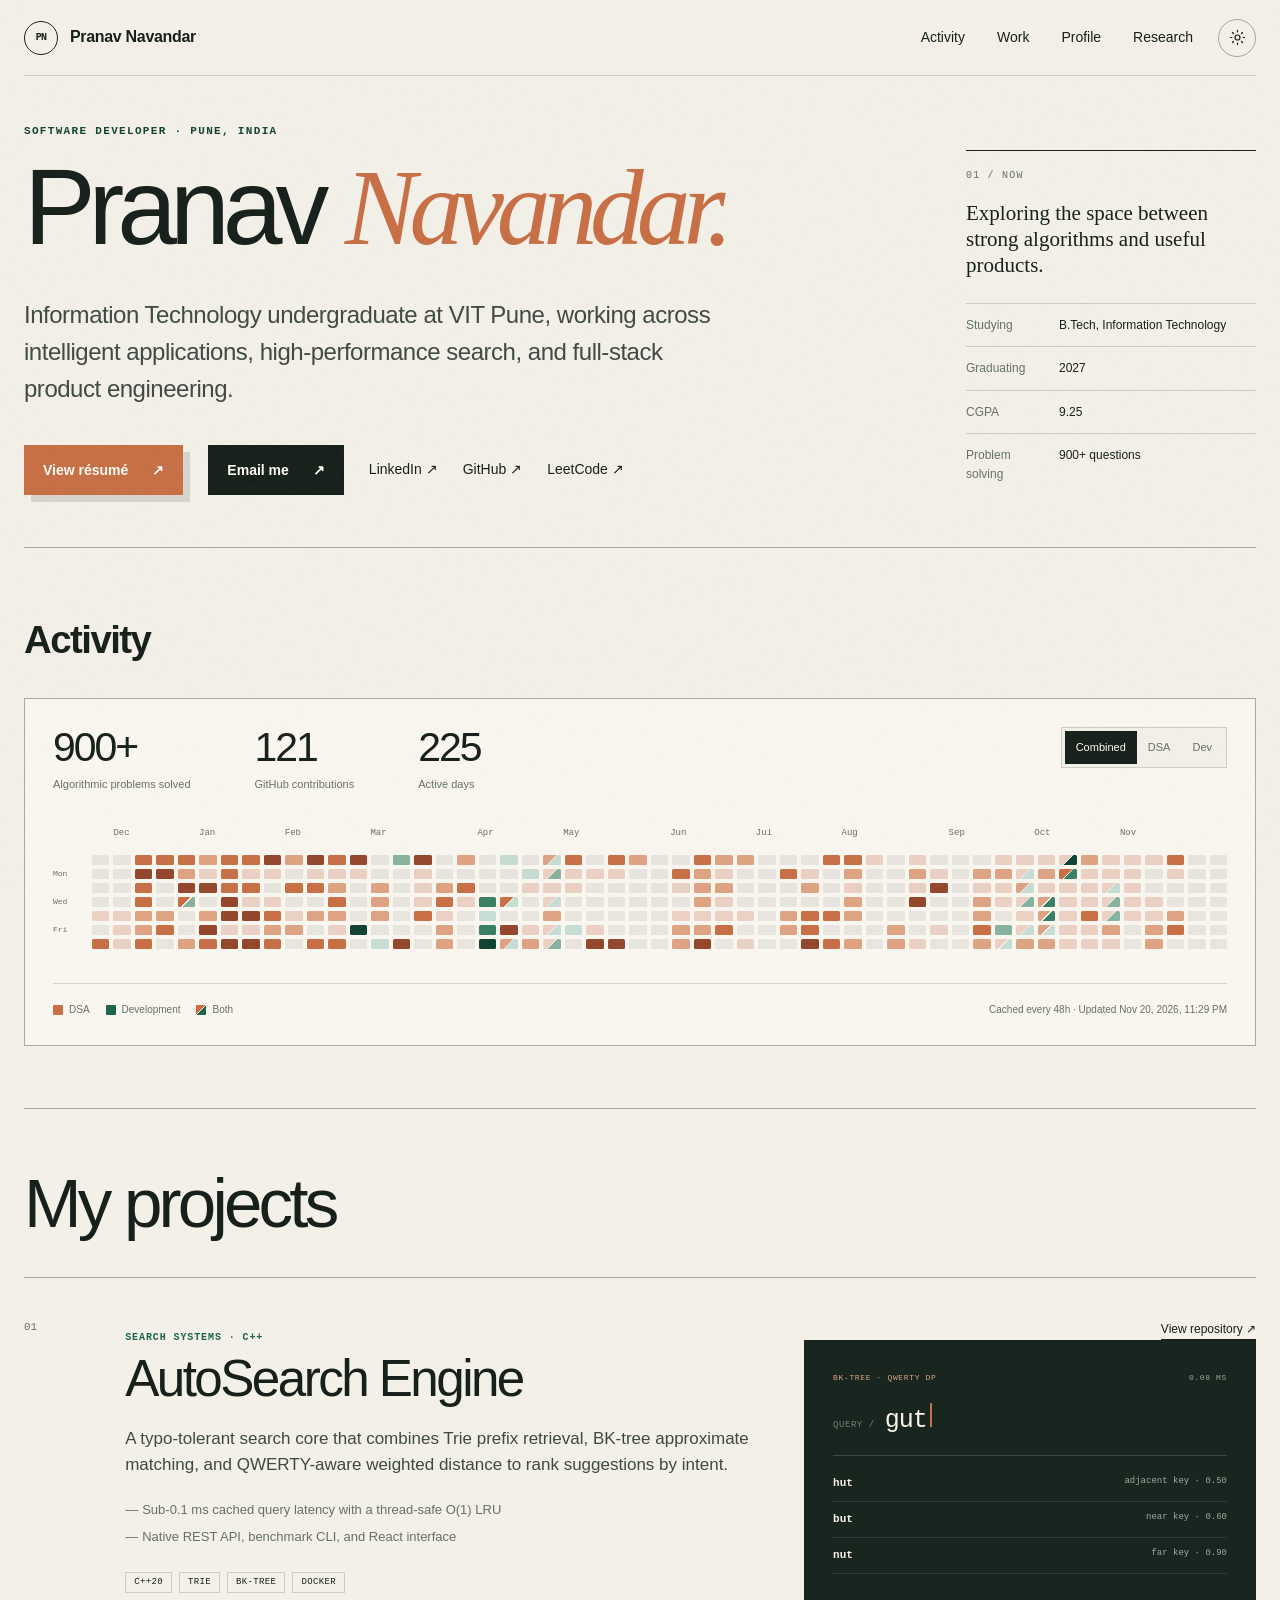
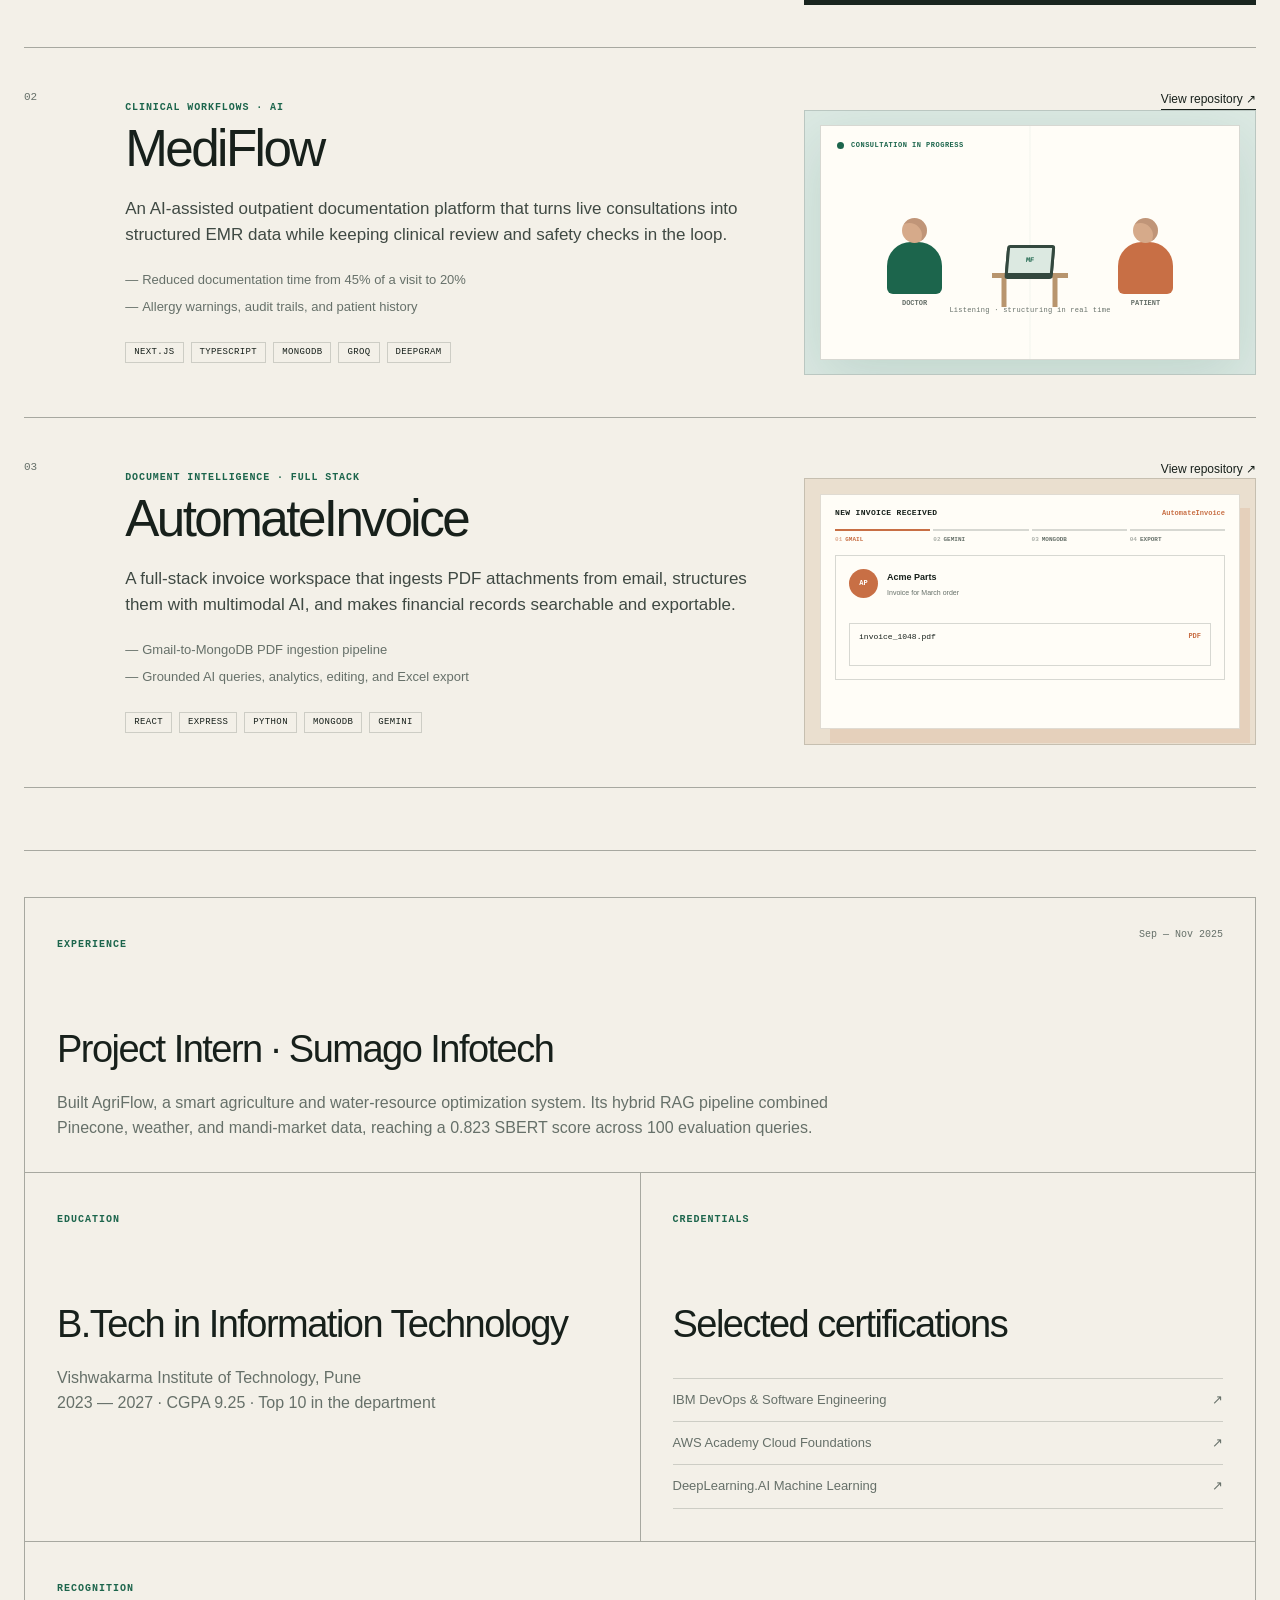
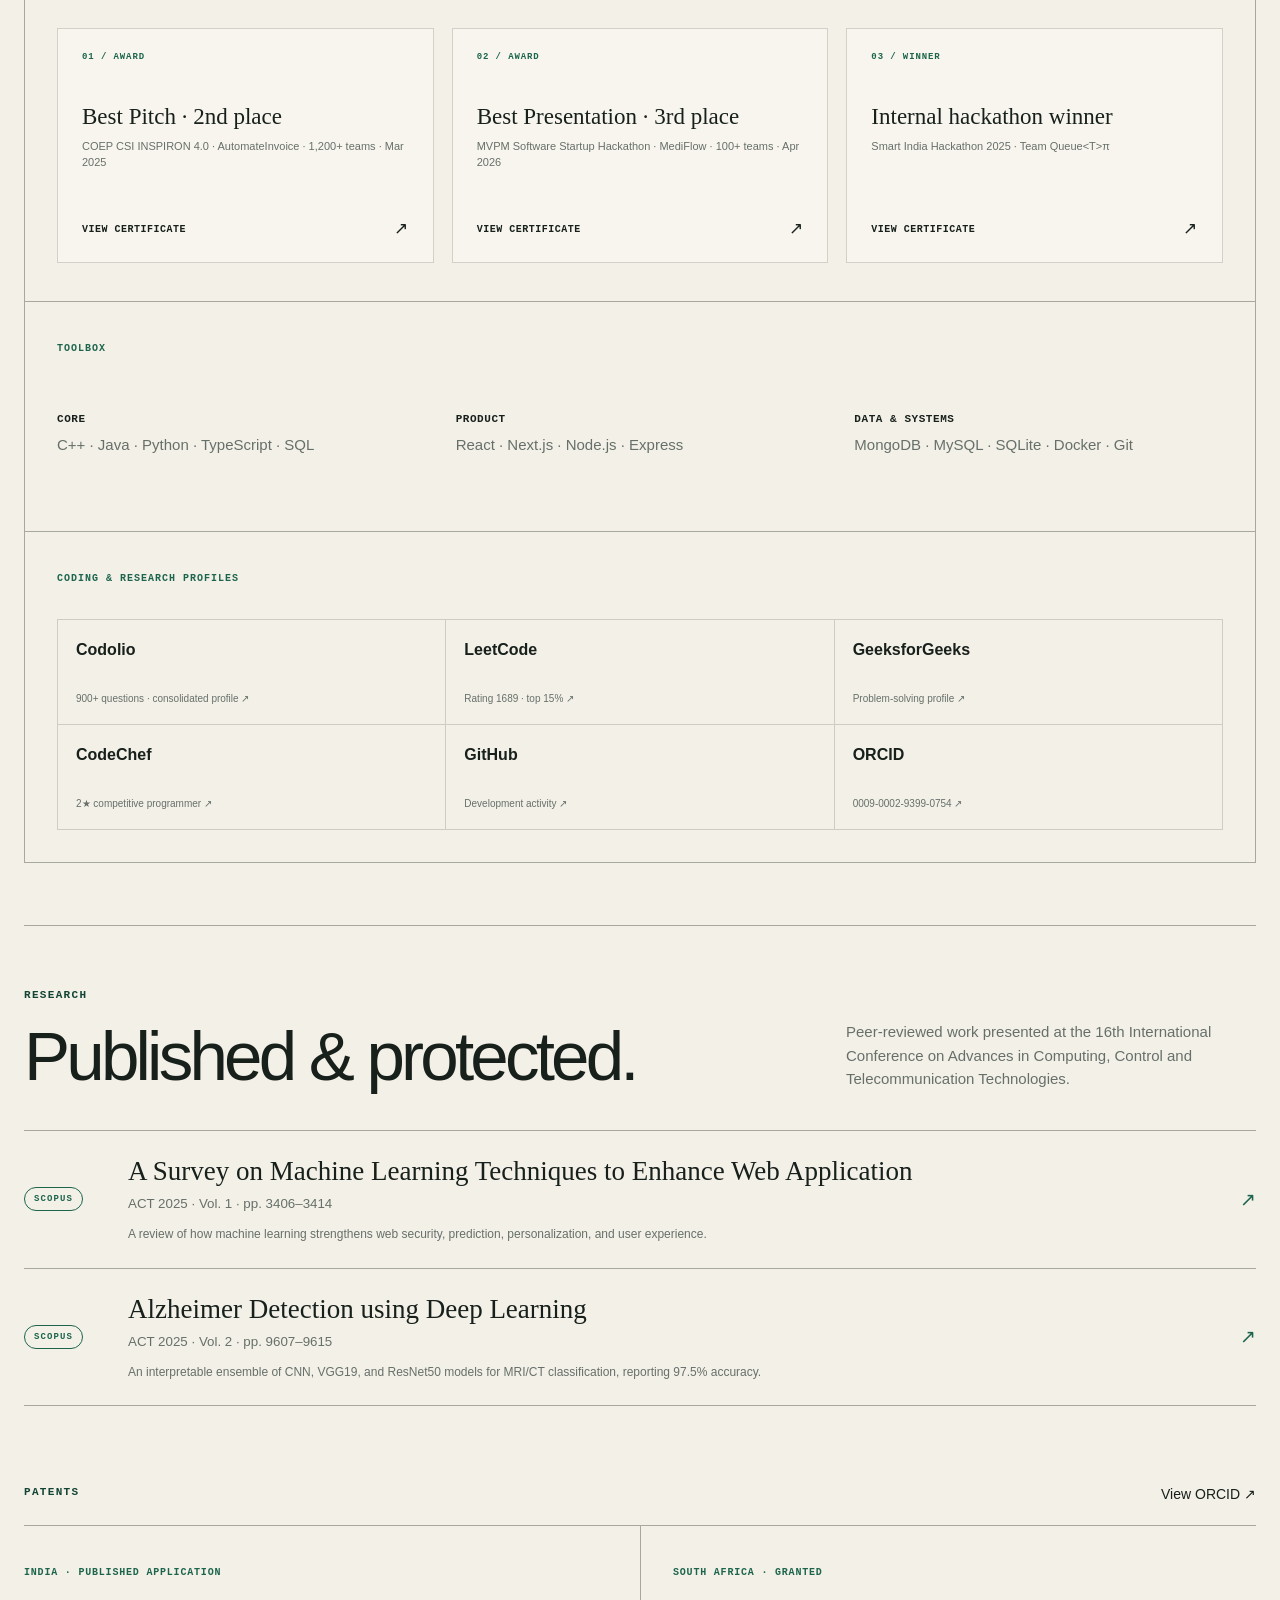
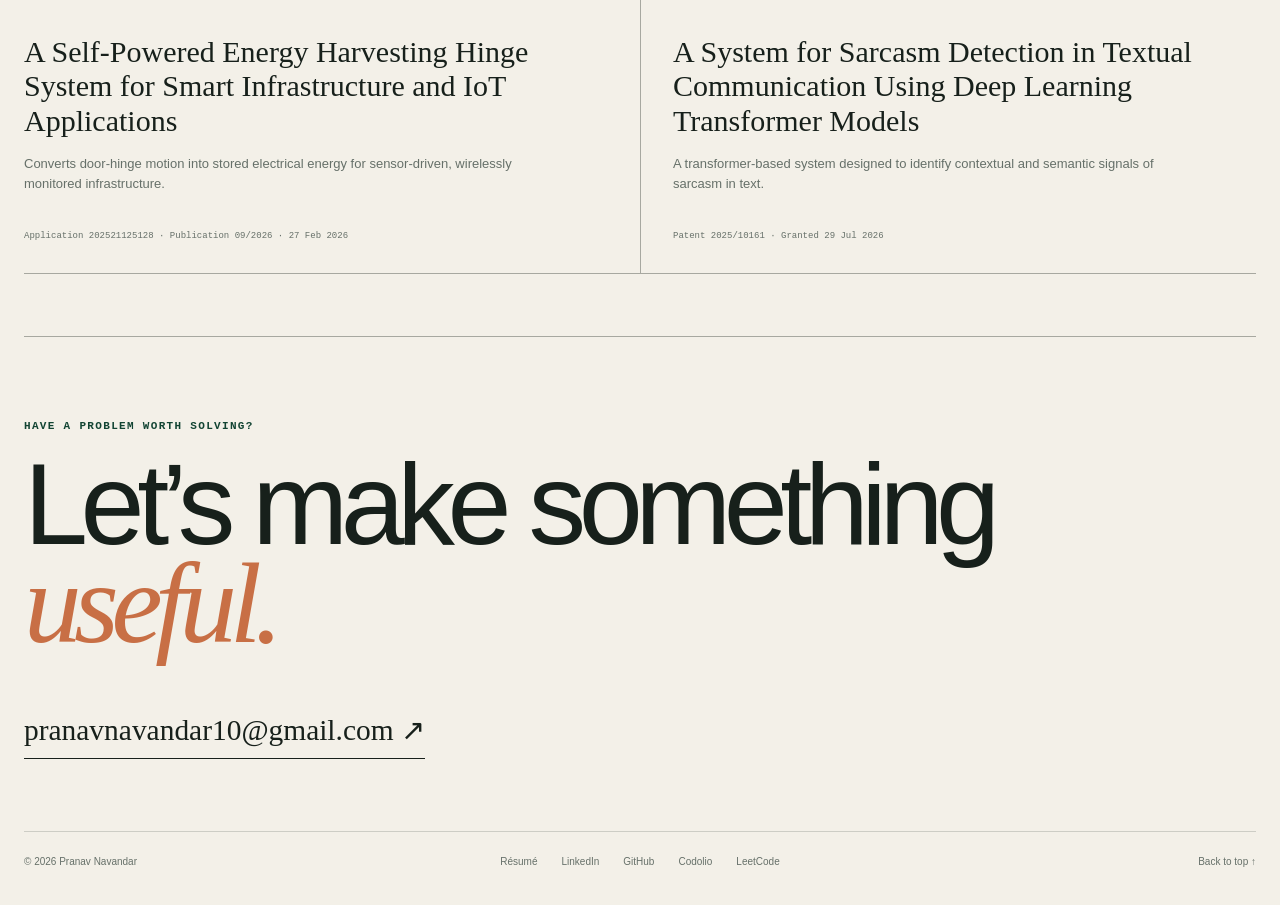
<file: index.html>
<!doctype html>
<html lang="en">
<head>
  <meta charset="utf-8">
  <meta name="viewport" content="width=device-width, initial-scale=1">
  <meta name="description" content="Pranav Navandar is a software developer building intelligent products, dependable systems, and thoughtful developer tools.">
  <meta name="robots" content="index, follow, max-image-preview:large, max-snippet:-1, max-video-preview:-1">
  <meta name="theme-color" content="#f3f0e8">
  <meta property="og:title" content="Pranav Navandar — Software Developer">
  <meta property="og:description" content="Software, systems, and selected work by Pranav Navandar.">
  <meta property="og:type" content="website">
  <meta property="og:url" content="https://pranavnavandar.me/">
  <meta property="og:site_name" content="Pranav Navandar">
  <meta property="og:locale" content="en_IN">
  <meta name="twitter:card" content="summary">
  <meta name="twitter:title" content="Pranav Navandar — Software Developer">
  <meta name="twitter:description" content="Software, systems, and selected work by Pranav Navandar.">
  <link rel="canonical" href="https://pranavnavandar.me/">
  <link rel="sitemap" type="application/xml" href="/sitemap.xml">
  <link rel="icon" type="image/svg+xml" href="favicon.svg?v=1">
  <title>Pranav Navandar — Software Developer</title>
  <script type="application/ld+json">
    {
      "@context": "https://schema.org",
      "@type": "ProfilePage",
      "@id": "https://pranavnavandar.me/#profile-page",
      "url": "https://pranavnavandar.me/",
      "name": "Pranav Navandar — Software Developer",
      "description": "Portfolio of Pranav Navandar, a software developer working across intelligent applications, high-performance search, and full-stack product engineering.",
      "dateModified": "2026-10-29",
      "inLanguage": "en-IN",
      "mainEntity": {
        "@type": "Person",
        "@id": "https://pranavnavandar.me/#person",
        "name": "Pranav Navandar",
        "url": "https://pranavnavandar.me/",
        "jobTitle": "Software Developer",
        "description": "Information Technology undergraduate at VIT Pune building intelligent applications, search systems, and full-stack products.",
        "address": {
          "@type": "PostalAddress",
          "addressLocality": "Pune",
          "addressCountry": "IN"
        },
        "affiliation": {
          "@type": "CollegeOrUniversity",
          "name": "Vishwakarma Institute of Technology, Pune"
        },
        "sameAs": [
          "https://www.linkedin.com/in/navandar/",
          "https://github.com/gitpranaav",
          "https://leetcode.com/u/pranav-navandar/",
          "https://orcid.org/0009-0002-9399-0754"
        ],
        "knowsAbout": [
          "Software engineering",
          "Algorithms and data structures",
          "Full-stack development",
          "Artificial intelligence",
          "Search systems"
        ]
      }
    }
  </script>
  <script>
    (() => {
      try {
        const savedTheme = localStorage.getItem("portfolio-theme");
        const theme = savedTheme || (matchMedia("(prefers-color-scheme: dark)").matches ? "dark" : "light");
        document.documentElement.dataset.theme = theme;
      } catch {
        document.documentElement.dataset.theme = matchMedia("(prefers-color-scheme: dark)").matches ? "dark" : "light";
      }
    })();
  </script>
  <link rel="stylesheet" href="style.css?v=portfolio-redesign-9">
  <script src="script.js?v=portfolio-redesign-9" defer></script>
</head>
<body>
  <a class="skip-link" href="#main">Skip to content</a>

  <header class="site-header">
    <a class="wordmark" href="#top" aria-label="Pranav Navandar, home">
      <span class="wordmark-mark" aria-hidden="true">PN</span>
      <span>Pranav Navandar</span>
    </a>
    <div class="header-actions">
      <nav id="site-nav" class="site-nav" aria-label="Primary navigation">
        <a href="#activity">Activity</a>
        <a href="#work">Work</a>
        <a href="#profile">Profile</a>
        <a href="#writing">Research</a>
      </nav>
      <button class="theme-toggle" type="button" aria-label="Switch to dark mode" title="Switch to dark mode">
        <svg class="theme-icon theme-icon-sun" viewBox="0 0 24 24" aria-hidden="true"><circle cx="12" cy="12" r="3.5"></circle><path d="M12 2v2M12 20v2M4.93 4.93l1.42 1.42M17.65 17.65l1.42 1.42M2 12h2M20 12h2M4.93 19.07l1.42-1.42M17.65 6.35l1.42-1.42"></path></svg>
        <svg class="theme-icon theme-icon-moon" viewBox="0 0 24 24" aria-hidden="true"><path d="M20.2 15.1A8.5 8.5 0 0 1 8.9 3.8 8.5 8.5 0 1 0 20.2 15.1Z"></path></svg>
      </button>
      <button class="menu-toggle" type="button" aria-expanded="false" aria-controls="site-nav">
        <span></span><span></span>
        <span class="sr-only">Toggle navigation</span>
      </button>
    </div>
  </header>

  <main id="main">
    <section class="hero" id="top" aria-labelledby="hero-title">
      <div class="hero-copy">
        <p class="eyebrow">Software developer · Pune, India</p>
        <h1 id="hero-title">Pranav <em>Navandar.</em></h1>
        <p class="hero-summary">Information Technology undergraduate at VIT Pune, working across intelligent applications, high-performance search, and full-stack product engineering.</p>
        <div class="hero-actions" aria-label="Contact and profiles">
          <a class="button button-resume" href="WEBSITE_RESUME.pdf" target="_blank" rel="noreferrer">View résumé <span aria-hidden="true">↗</span></a>
          <a class="button button-primary" href="mailto:pranavnavandar10@gmail.com">Email me <span aria-hidden="true">↗</span></a>
          <a class="text-link" href="https://www.linkedin.com/in/navandar/" target="_blank" rel="noreferrer">LinkedIn <span aria-hidden="true">↗</span></a>
          <a class="text-link" href="https://github.com/gitpranaav" target="_blank" rel="noreferrer">GitHub <span aria-hidden="true">↗</span></a>
          <a class="text-link" href="https://leetcode.com/u/pranav-navandar/" target="_blank" rel="noreferrer">LeetCode <span aria-hidden="true">↗</span></a>
        </div>
      </div>
      <aside class="hero-note" aria-label="Current focus">
        <span class="note-index">01 / NOW</span>
        <p>Exploring the space between strong algorithms and useful products.</p>
        <dl>
          <div><dt>Studying</dt><dd>B.Tech, Information Technology</dd></div>
          <div><dt>Graduating</dt><dd>2027</dd></div>
          <div><dt>CGPA</dt><dd>9.25</dd></div>
          <div><dt>Problem solving</dt><dd>900+ questions</dd></div>
        </dl>
      </aside>
    </section>

    <section class="activity section-shell" id="activity" aria-labelledby="activity-title">
      <div class="activity-heading"><h2 id="activity-title">Activity</h2></div>

      <div class="activity-card">
        <div class="activity-toolbar">
          <div class="activity-stats" aria-live="polite">
            <div><strong id="stat-dsa">900+</strong><span>Algorithmic problems solved</span></div>
            <div><strong id="stat-dev">—</strong><span>GitHub contributions</span></div>
            <div><strong id="stat-days">—</strong><span>Active days</span></div>
          </div>
          <div class="activity-filters" aria-label="Activity view">
            <button class="filter-button is-active" type="button" data-filter="combined" aria-pressed="true">Combined</button>
            <button class="filter-button" type="button" data-filter="dsa" aria-pressed="false">DSA</button>
            <button class="filter-button" type="button" data-filter="dev" aria-pressed="false">Dev</button>
          </div>
        </div>

        <div class="heatmap-scroll" tabindex="0" aria-label="Scrollable contribution heatmap">
          <div class="heatmap-frame">
            <div class="month-labels" id="month-labels" aria-hidden="true"></div>
            <div class="weekday-labels" aria-hidden="true"><span>Mon</span><span>Wed</span><span>Fri</span></div>
            <div class="heatmap-grid is-loading" id="heatmap-grid" role="grid" aria-label="Contribution activity for the past year"></div>
          </div>
        </div>

        <div class="activity-footer">
          <div class="legend" aria-label="Heatmap legend">
            <span><i class="legend-swatch legend-dsa"></i>DSA</span>
            <span><i class="legend-swatch legend-dev"></i>Development</span>
            <span><i class="legend-swatch legend-both"></i>Both</span>
          </div>
          <p id="activity-status">Loading cached activity…</p>
        </div>
        <div class="activity-tooltip" id="activity-tooltip" role="tooltip" hidden></div>
      </div>
    </section>

    <section class="work section-shell" id="work" aria-labelledby="work-title">
      <div class="section-heading section-heading-simple">
        <h2 id="work-title">My projects</h2>
      </div>

      <div class="project-list">
        <article class="project-row project-featured">
          <div class="project-number" aria-hidden="true">01</div>
          <div class="project-copy">
            <p class="project-kicker">Search systems · C++</p>
            <h3>AutoSearch Engine</h3>
            <p>A typo-tolerant search core that combines Trie prefix retrieval, BK-tree approximate matching, and QWERTY-aware weighted distance to rank suggestions by intent.</p>
            <ul class="project-points">
              <li>Sub-0.1 ms cached query latency with a thread-safe O(1) LRU</li>
              <li>Native REST API, benchmark CLI, and React interface</li>
            </ul>
            <div class="tag-list"><span>C++20</span><span>Trie</span><span>BK-tree</span><span>Docker</span></div>
          </div>
          <a class="project-link" href="https://github.com/gitpranaav/spellchecker" target="_blank" rel="noreferrer" aria-label="View AutoSearch Engine on GitHub">View repository <span aria-hidden="true">↗</span></a>
          <div class="project-visual visual-search" aria-hidden="true">
            <div class="search-demo" data-search-demo data-mode="fuzzy">
              <div class="search-demo-meta">
                <span class="search-mode" data-search-mode>BK-tree · QWERTY DP</span>
                <span class="search-latency" data-search-latency>0.08 ms</span>
              </div>
              <div class="search-input-line"><span class="search-prompt">query /</span><span class="search-query" data-search-query>gut</span><span class="search-cursor"></span></div>
              <ol data-search-results>
                <li class="is-visible"><b>hut</b><small>adjacent key · 0.50</small></li>
                <li class="is-visible"><b>but</b><small>near key · 0.60</small></li>
                <li class="is-visible"><b>nut</b><small>far key · 0.90</small></li>
              </ol>
            </div>
          </div>
        </article>

        <article class="project-row">
          <div class="project-number" aria-hidden="true">02</div>
          <div class="project-copy">
            <p class="project-kicker">Clinical workflows · AI</p>
            <h3>MediFlow</h3>
            <p>An AI-assisted outpatient documentation platform that turns live consultations into structured EMR data while keeping clinical review and safety checks in the loop.</p>
            <ul class="project-points">
              <li>Reduced documentation time from 45% of a visit to 20%</li>
              <li>Allergy warnings, audit trails, and patient history</li>
            </ul>
            <div class="tag-list"><span>Next.js</span><span>TypeScript</span><span>MongoDB</span><span>Groq</span><span>Deepgram</span></div>
          </div>
          <a class="project-link" href="https://github.com/gitpranaav/Mediflow" target="_blank" rel="noreferrer" aria-label="View MediFlow on GitHub">View repository <span aria-hidden="true">↗</span></a>
          <div class="project-visual visual-medical" aria-hidden="true">
            <div class="mediflow-demo is-room" data-mediflow-demo>
              <div class="clinic-scene" data-clinic-scene>
                <div class="clinic-sign"><i class="live-dot"></i>Consultation in progress</div>
                <div class="clinic-conversation">
                  <div class="clinic-person clinic-doctor">
                    <span class="clinic-bubble">What brings you in today?</span>
                    <i class="person-head"></i><i class="person-body"></i><b>Doctor</b>
                  </div>
                  <div class="clinic-desk"><span class="clinic-laptop"><i>MF</i></span></div>
                  <div class="clinic-person clinic-patient">
                    <span class="clinic-bubble">A dry cough and fever.</span>
                    <i class="person-head"></i><i class="person-body"></i><b>Patient</b>
                  </div>
                </div>
                <span class="screen-focus">Listening · structuring in real time</span>
              </div>

              <div class="doctor-screen" data-doctor-screen>
                <div class="mediflow-status">
                  <span><i class="live-dot"></i>Live consultation</span>
                  <span class="audio-bars"><i></i><i></i><i></i><i></i></span>
                </div>
                <div class="dialogue-feed">
                  <div class="dialogue-turn is-doctor" data-dialogue="doctor">
                    <span class="speaker-avatar">DR</span>
                    <p><b>Doctor</b><span data-dialogue-text></span></p>
                  </div>
                  <div class="dialogue-turn is-patient" data-dialogue="patient">
                    <span class="speaker-avatar">PT</span>
                    <p><b>Patient</b><span data-dialogue-text></span></p>
                  </div>
                </div>
                <div class="field-heading"><span>Structured EMR</span><small>Auto-updating</small></div>
                <div class="clinical-fields">
                  <div data-field-card="complaint"><span>Complaint</span><strong data-field="complaint">—</strong></div>
                  <div data-field-card="duration"><span>Duration</span><strong data-field="duration">—</strong></div>
                  <div data-field-card="allergies"><span>Allergies</span><strong data-field="allergies">—</strong></div>
                  <div data-field-card="respiratory"><span>Respiratory</span><strong data-field="respiratory">—</strong></div>
                </div>
              </div>
            </div>
          </div>
        </article>

        <article class="project-row">
          <div class="project-number" aria-hidden="true">03</div>
          <div class="project-copy">
            <p class="project-kicker">Document intelligence · Full stack</p>
            <h3>AutomateInvoice</h3>
            <p>A full-stack invoice workspace that ingests PDF attachments from email, structures them with multimodal AI, and makes financial records searchable and exportable.</p>
            <ul class="project-points">
              <li>Gmail-to-MongoDB PDF ingestion pipeline</li>
              <li>Grounded AI queries, analytics, editing, and Excel export</li>
            </ul>
            <div class="tag-list"><span>React</span><span>Express</span><span>Python</span><span>MongoDB</span><span>Gemini</span></div>
          </div>
          <a class="project-link" href="https://github.com/gitpranaav/automateinvoice" target="_blank" rel="noreferrer" aria-label="View AutomateInvoice on GitHub">View repository <span aria-hidden="true">↗</span></a>
          <div class="project-visual visual-invoice" aria-hidden="true">
            <div class="invoice-demo" data-invoice-demo data-stage="email">
              <div class="invoice-demo-head">
                <span data-invoice-status>New invoice received</span>
                <small>AutomateInvoice</small>
              </div>
              <div class="invoice-pipeline">
                <span data-invoice-step="email"><i>01</i>Gmail</span>
                <span data-invoice-step="extract"><i>02</i>Gemini</span>
                <span data-invoice-step="store"><i>03</i>MongoDB</span>
                <span data-invoice-step="export"><i>04</i>Export</span>
              </div>
              <div class="invoice-workspace">
                <div class="invoice-email" data-invoice-panel="email">
                  <span class="mail-avatar">AP</span>
                  <p><b>Acme Parts</b><small>Invoice for March order</small></p>
                  <em>invoice_1048.pdf <i>PDF</i></em>
                </div>
                <div class="invoice-extract" data-invoice-panel="extract">
                  <div class="mini-invoice"><span>INVOICE</span><b>₹514,050</b><i></i><i></i><i></i><u></u></div>
                  <div class="extract-fields"><span>Vendor <b>Acme Parts</b></span><span>Total <b>₹514,050</b></span><span>Terms <b>NET 30</b></span></div>
                </div>
                <div class="invoice-record" data-invoice-panel="record">
                  <span class="record-check">✓</span>
                  <p><small>INV-1048</small><b>Acme Parts</b><strong>₹514,050</strong></p>
                  <div><span>Structured</span><span>Verified</span><span>Stored</span></div>
                </div>
              </div>
              <div class="invoice-export" data-invoice-export><span>Invoice Headers</span><span>Invoice Lines</span><b>invoices_export.xlsx ↓</b></div>
            </div>
          </div>
        </article>
      </div>
    </section>

    <section class="profile section-shell section-shell-compact" id="profile" aria-label="Profile">
      <div class="profile-grid">
        <article class="profile-card profile-card-wide">
          <span class="card-label">Experience</span>
          <p class="card-date">Sep — Nov 2025</p>
          <h3>Project Intern · Sumago Infotech</h3>
          <p>Built AgriFlow, a smart agriculture and water-resource optimization system. Its hybrid RAG pipeline combined Pinecone, weather, and mandi-market data, reaching a 0.823 SBERT score across 100 evaluation queries.</p>
        </article>
        <article class="profile-card">
          <span class="card-label">Education</span>
          <h3>B.Tech in Information Technology</h3>
          <p>Vishwakarma Institute of Technology, Pune<br>2023 — 2027 · CGPA 9.25 · Top 10 in the department</p>
        </article>
        <article class="profile-card credential-card">
          <span class="card-label">Credentials</span>
          <h3>Selected certifications</h3>
          <ul class="credential-list">
            <li><a href="https://www.coursera.org/account/accomplishments/specialization/certificate/P2IL8OK2XLUI" target="_blank" rel="noreferrer">IBM DevOps &amp; Software Engineering <span aria-hidden="true">↗</span></a></li>
            <li><a href="https://www.credly.com/badges/5d93fa7a-9adb-4577-9856-b7344b4abea9" target="_blank" rel="noreferrer">AWS Academy Cloud Foundations <span aria-hidden="true">↗</span></a></li>
            <li><a href="https://www.coursera.org/account/accomplishments/verify/ANL5QR2KUCMD" target="_blank" rel="noreferrer">DeepLearning.AI Machine Learning <span aria-hidden="true">↗</span></a></li>
          </ul>
        </article>
        <article class="profile-card profile-card-full recognition-card">
          <span class="card-label">Recognition</span>
          <div class="recognition-grid">
            <a class="recognition-link" href="assets/recognition/inspiron-best-pitch.png" target="_blank" rel="noreferrer">
              <span class="recognition-index">01 / Award</span>
              <strong>Best Pitch · 2nd place</strong>
              <span>COEP CSI INSPIRON 4.0 · AutomateInvoice · 1,200+ teams · Mar 2025</span>
              <span class="certificate-cta">View certificate <b aria-hidden="true">↗</b></span>
            </a>
            <a class="recognition-link" href="assets/recognition/mvpm-hackathon.png" target="_blank" rel="noreferrer">
              <span class="recognition-index">02 / Award</span>
              <strong>Best Presentation · 3rd place</strong>
              <span>MVPM Software Startup Hackathon · MediFlow · 100+ teams · Apr 2026</span>
              <span class="certificate-cta">View certificate <b aria-hidden="true">↗</b></span>
            </a>
            <a class="recognition-link" href="assets/recognition/smart-india-hackathon.png" target="_blank" rel="noreferrer">
              <span class="recognition-index">03 / Winner</span>
              <strong>Internal hackathon winner</strong>
              <span>Smart India Hackathon 2025 · Team Queue&lt;T&gt;π</span>
              <span class="certificate-cta">View certificate <b aria-hidden="true">↗</b></span>
            </a>
          </div>
        </article>
        <article class="profile-card profile-card-wide toolbox-card">
          <span class="card-label">Toolbox</span>
          <div class="toolbox-groups">
            <div><h3>Core</h3><p>C++ · Java · Python · TypeScript · SQL</p></div>
            <div><h3>Product</h3><p>React · Next.js · Node.js · Express</p></div>
            <div><h3>Data & systems</h3><p>MongoDB · MySQL · SQLite · Docker · Git</p></div>
          </div>
        </article>
        <article class="profile-card profile-card-full profiles-card">
          <span class="card-label">Coding &amp; research profiles</span>
          <div class="profile-link-grid">
            <a href="https://codolio.com/profile/allinone" target="_blank" rel="noreferrer"><strong>Codolio</strong><span>900+ questions · consolidated profile ↗</span></a>
            <a href="https://leetcode.com/u/pranav-navandar/" target="_blank" rel="noreferrer"><strong>LeetCode</strong><span>Rating 1689 · top 15% ↗</span></a>
            <a href="https://www.geeksforgeeks.org/profile/pranavnawhtn4" target="_blank" rel="noreferrer"><strong>GeeksforGeeks</strong><span>Problem-solving profile ↗</span></a>
            <a href="https://www.codechef.com/users/shortpandav" target="_blank" rel="noreferrer"><strong>CodeChef</strong><span>2★ competitive programmer ↗</span></a>
            <a href="https://github.com/gitpranaav" target="_blank" rel="noreferrer"><strong>GitHub</strong><span>Development activity ↗</span></a>
            <a href="https://orcid.org/0009-0002-9399-0754" target="_blank" rel="noreferrer"><strong>ORCID</strong><span>0009-0002-9399-0754 ↗</span></a>
          </div>
        </article>
      </div>
    </section>

    <section class="writing section-shell" id="writing" aria-labelledby="writing-title">
      <div class="section-heading">
        <div>
          <p class="eyebrow">Research</p>
          <h2 id="writing-title">Published &amp; protected.</h2>
        </div>
        <p>Peer-reviewed work presented at the 16th International Conference on Advances in Computing, Control and Telecommunication Technologies.</p>
      </div>
      <div class="publication-list">
        <a href="https://www.scopus.com/pages/publications/105034210907" target="_blank" rel="noreferrer">
          <span class="publication-source">SCOPUS</span>
          <span><strong>A Survey on Machine Learning Techniques to Enhance Web Application</strong><small>ACT 2025 · Vol. 1 · pp. 3406–3414</small><small class="publication-summary">A review of how machine learning strengthens web security, prediction, personalization, and user experience.</small></span>
          <span class="publication-arrow" aria-hidden="true">↗</span>
        </a>
        <a href="https://www.scopus.com/pages/publications/105034903124" target="_blank" rel="noreferrer">
          <span class="publication-source">SCOPUS</span>
          <span><strong>Alzheimer Detection using Deep Learning</strong><small>ACT 2025 · Vol. 2 · pp. 9607–9615</small><small class="publication-summary">An interpretable ensemble of CNN, VGG19, and ResNet50 models for MRI/CT classification, reporting 97.5% accuracy.</small></span>
          <span class="publication-arrow" aria-hidden="true">↗</span>
        </a>
      </div>
      <div class="research-divider">
        <p class="eyebrow">Patents</p>
        <a class="text-link" href="https://orcid.org/0009-0002-9399-0754" target="_blank" rel="noreferrer">View ORCID <span aria-hidden="true">↗</span></a>
      </div>
      <div class="patent-grid">
        <article class="patent-card">
          <span>India · Published application</span>
          <h3>A Self-Powered Energy Harvesting Hinge System for Smart Infrastructure and IoT Applications</h3>
          <p>Converts door-hinge motion into stored electrical energy for sensor-driven, wirelessly monitored infrastructure.</p>
          <small>Application 202521125128 · Publication 09/2026 · 27 Feb 2026</small>
        </article>
        <article class="patent-card">
          <span>South Africa · Granted</span>
          <h3>A System for Sarcasm Detection in Textual Communication Using Deep Learning Transformer Models</h3>
          <p>A transformer-based system designed to identify contextual and semantic signals of sarcasm in text.</p>
          <small>Patent 2025/10161 · Granted 29 Jul 2026</small>
        </article>
      </div>
    </section>
  </main>

  <footer class="site-footer">
    <p class="eyebrow">Have a problem worth solving?</p>
    <h2>Let’s make something<br><em>useful.</em></h2>
    <a class="footer-email" href="mailto:pranavnavandar10@gmail.com">pranavnavandar10@gmail.com <span aria-hidden="true">↗</span></a>
    <div class="footer-meta">
      <span>© <span id="copyright-year">2026</span> Pranav Navandar</span>
      <span class="footer-links"><a href="WEBSITE_RESUME.pdf" target="_blank" rel="noreferrer">Résumé</a><a href="https://www.linkedin.com/in/navandar/" target="_blank" rel="noreferrer">LinkedIn</a><a href="https://github.com/gitpranaav" target="_blank" rel="noreferrer">GitHub</a><a href="https://codolio.com/profile/allinone" target="_blank" rel="noreferrer">Codolio</a><a href="https://leetcode.com/u/pranav-navandar/" target="_blank" rel="noreferrer">LeetCode</a></span>
      <a href="#top">Back to top ↑</a>
    </div>
  </footer>
</body>
</html>
</file>
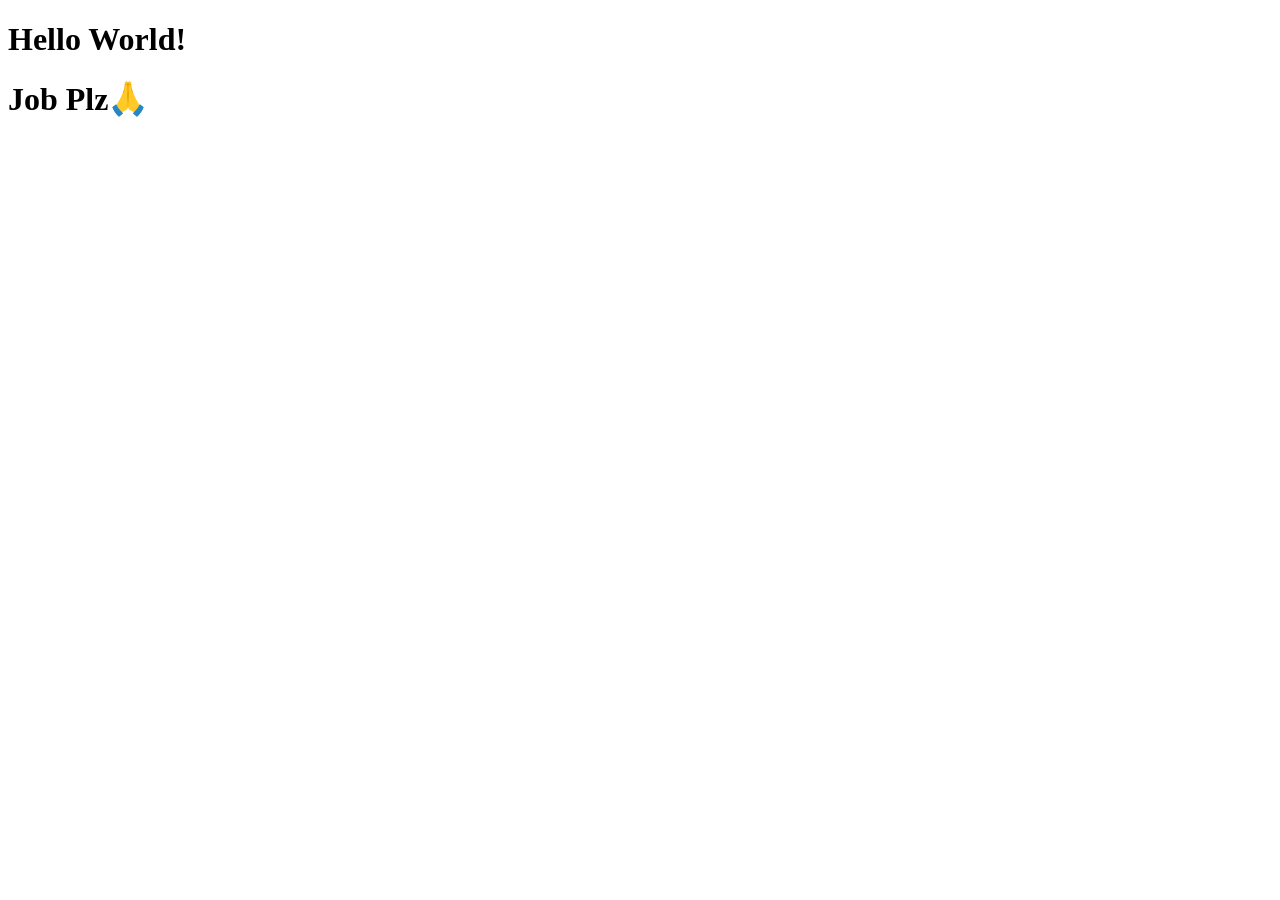
<file: index_.html>
<!DOCTYPE html>
<html lang="en">
<head>
    <meta charset="UTF-8">
    <meta name="viewport" content="width=device-width, initial-scale=1.0">
    <title>Hello There Page</title>
</head>
<body>
    <h1>Hello World!</h1>
    <h1>Job Plz🙏</h1>
</body>
</html>
</file>
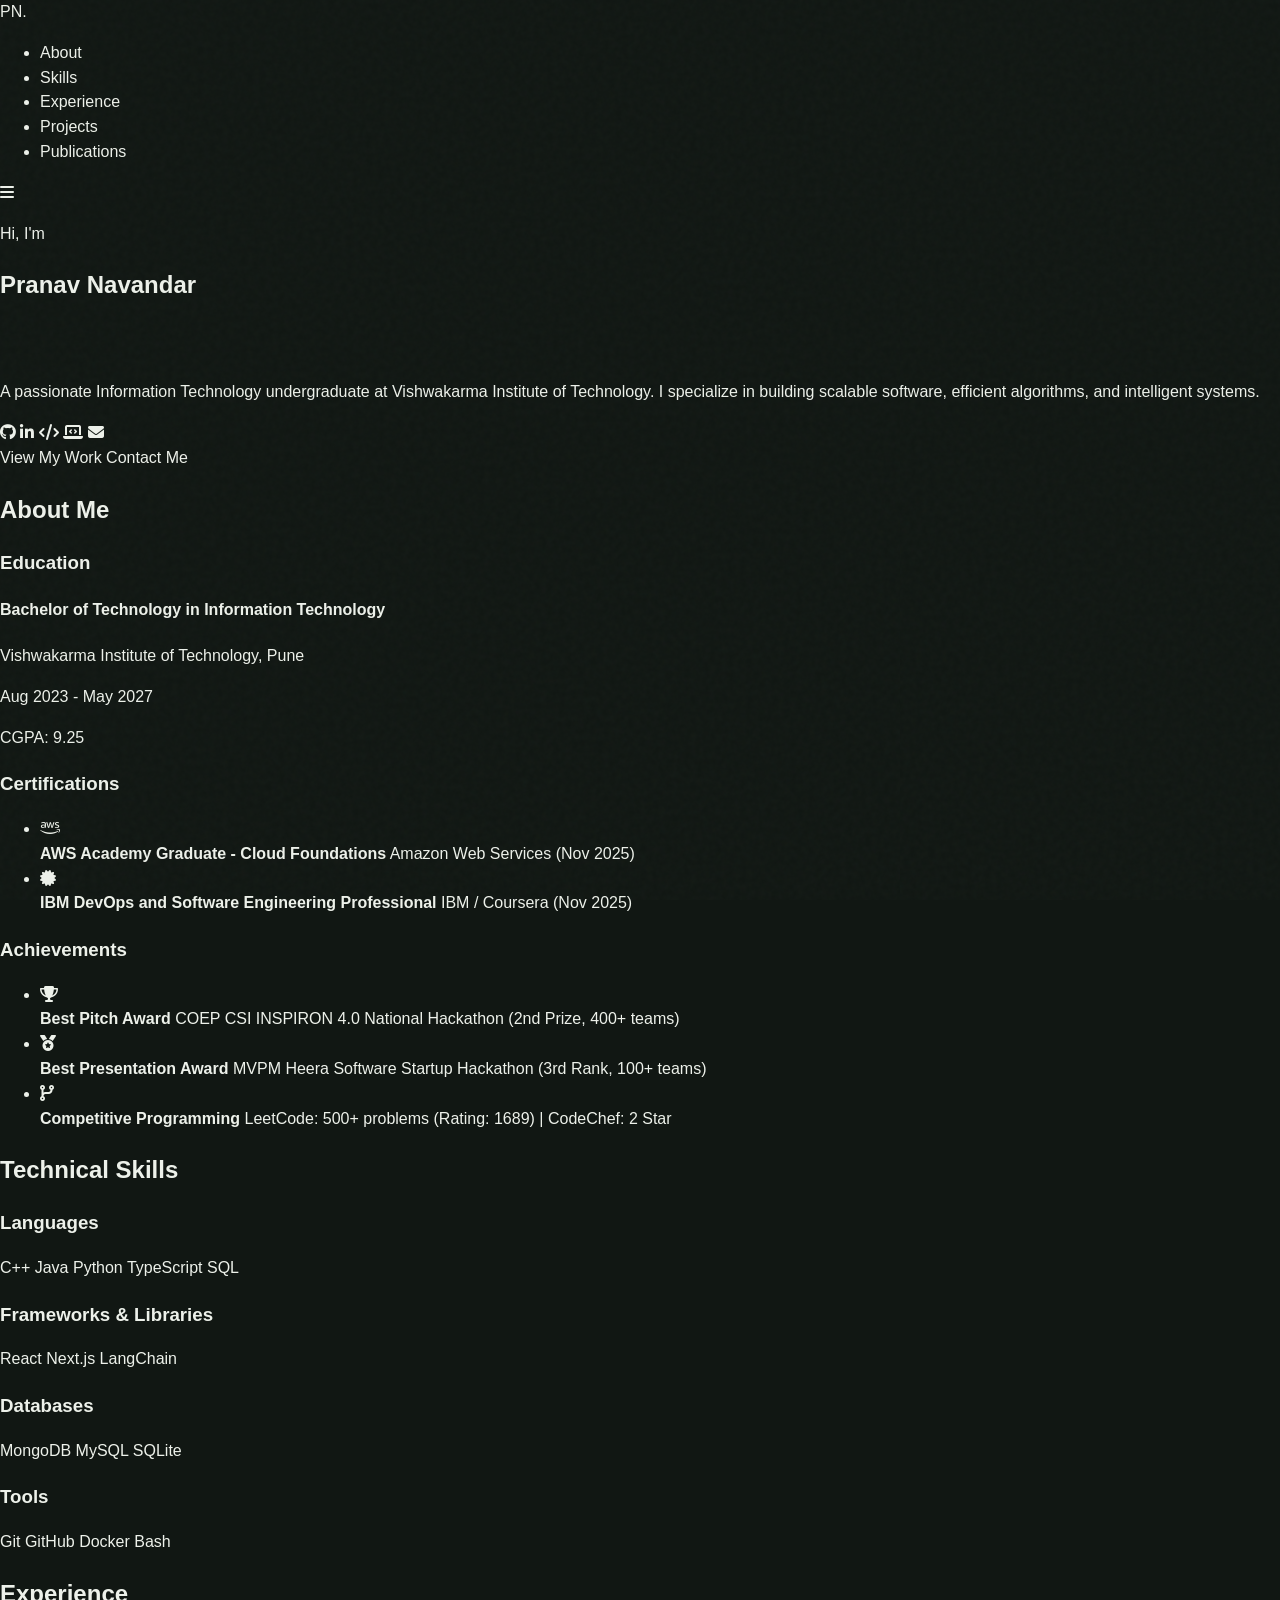
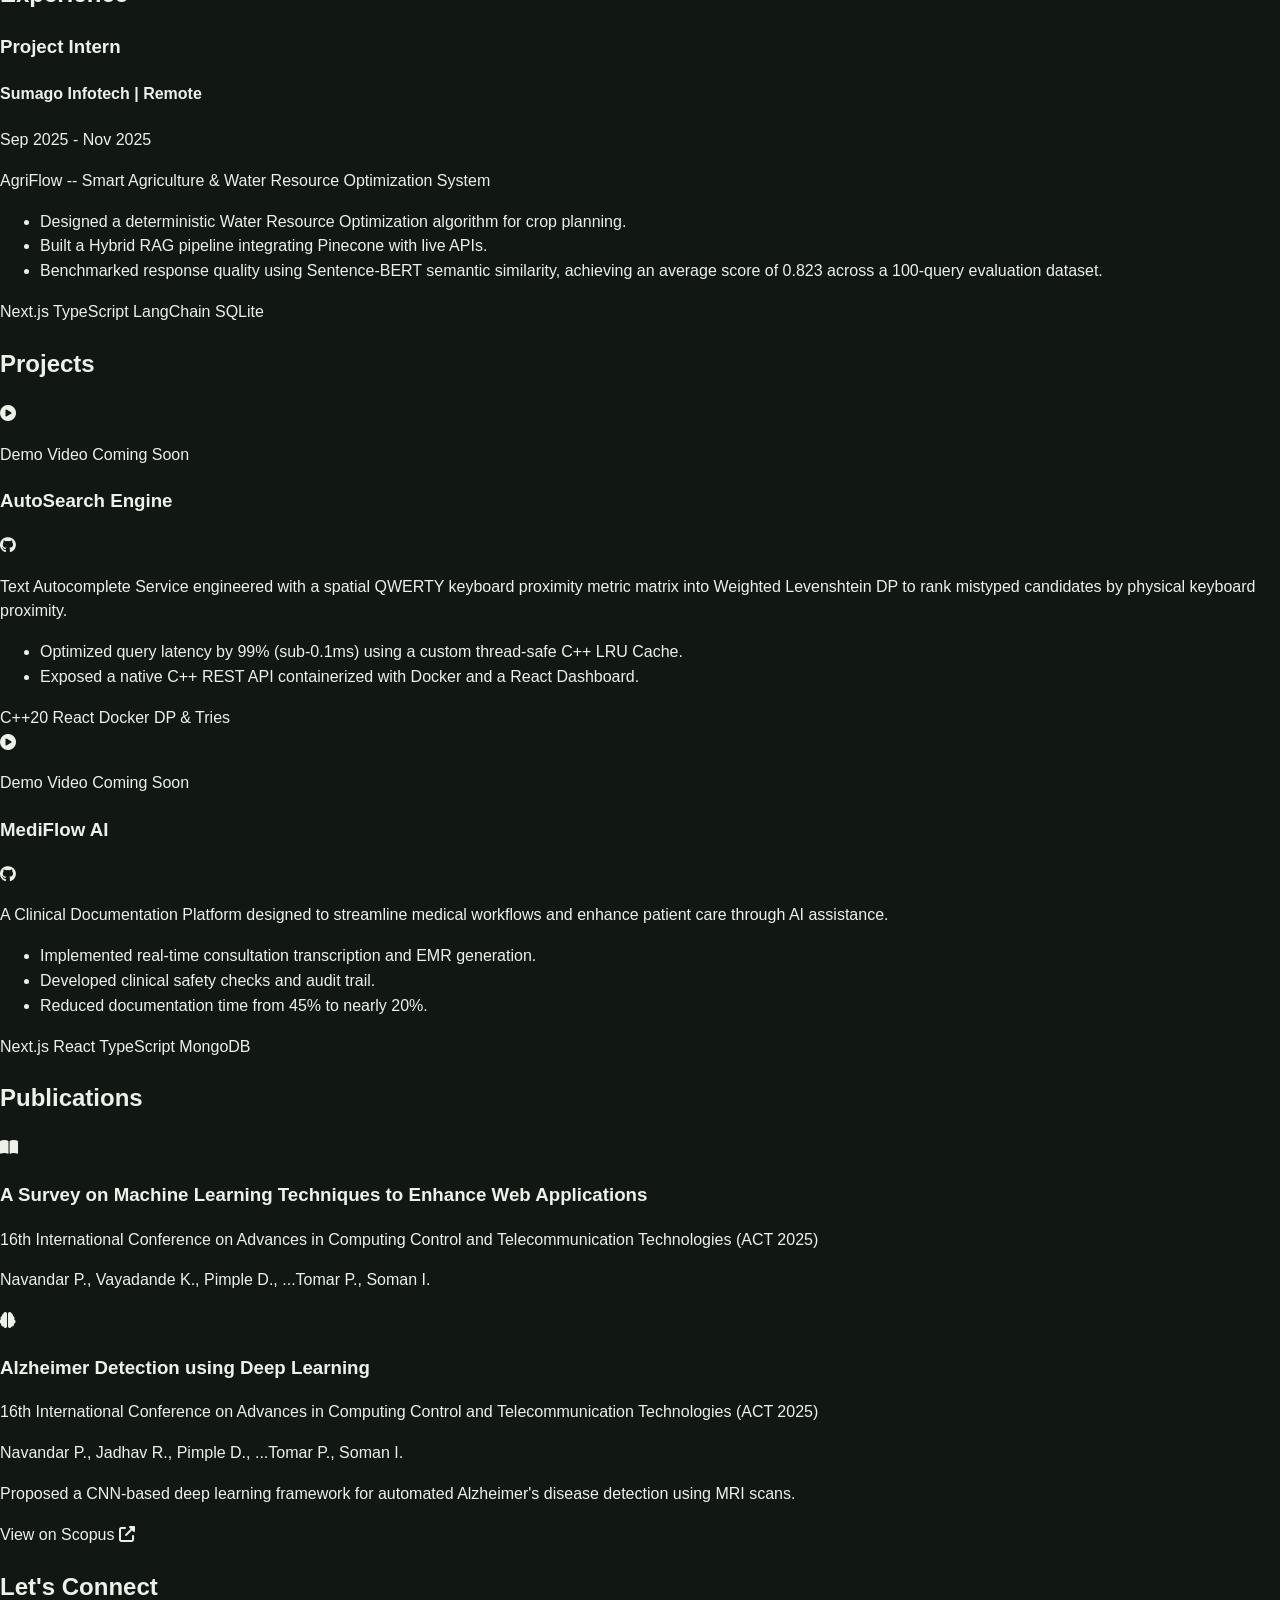
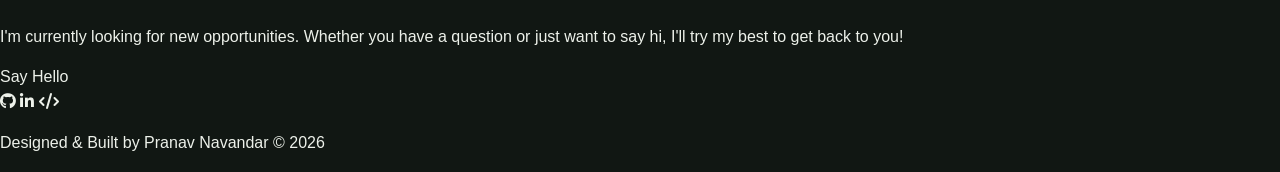
<file: v1.html>
<!DOCTYPE html>
<html lang="en" data-theme="dark">
<head>
    <meta charset="UTF-8">
    <meta name="viewport" content="width=device-width, initial-scale=1.0">
    <title>Pranav Navandar | Software Developer</title>
    <meta name="description" content="Portfolio of Pranav Navandar, Information Technology Undergrad & Software Developer.">
    <link rel="stylesheet" href="style.css">
    <!-- Google Fonts -->
    <link rel="preconnect" href="https://fonts.googleapis.com">
    <link rel="preconnect" href="https://fonts.gstatic.com" crossorigin>
    <link href="https://fonts.googleapis.com/css2?family=Outfit:wght@300;400;500;700;800&family=Fira+Code:wght@400;500&display=swap" rel="stylesheet">
    <!-- Font Awesome -->
    <link rel="stylesheet" href="https://cdnjs.cloudflare.com/ajax/libs/font-awesome/6.4.0/css/all.min.css">
</head>
<body>
    <div class="background-effects">
        <div class="glow-orb orb-1"></div>
        <div class="glow-orb orb-2"></div>
    </div>

    <nav class="navbar">
        <div class="nav-content">
            <a href="#" class="logo">PN<span>.</span></a>
            <ul class="nav-links">
                <li><a href="#about">About</a></li>
                <li><a href="#skills">Skills</a></li>
                <li><a href="#experience">Experience</a></li>
                <li><a href="#projects">Projects</a></li>
                <li><a href="#publications">Publications</a></li>
            </ul>
            <div class="hamburger">
                <i class="fas fa-bars"></i>
            </div>
        </div>
    </nav>

    <main>
        <!-- Hero Section -->
        <section id="hero" class="hero-section">
            <div class="hero-content">
                <p class="greeting">Hi, I'm</p>
                <h1 class="name">Pranav Navandar</h1>
                <h2 class="title"><span class="typing-text"></span><span class="cursor">&nbsp;</span></h2>
                <p class="summary">
                    A passionate Information Technology undergraduate at Vishwakarma Institute of Technology. 
                    I specialize in building scalable software, efficient algorithms, and intelligent systems.
                </p>
                <div class="social-links">
                    <a href="https://github.com/gitpranaav" target="_blank" title="GitHub"><i class="fab fa-github"></i></a>
                    <a href="https://www.linkedin.com/in/navandar/" target="_blank" title="LinkedIn"><i class="fab fa-linkedin-in"></i></a>
                    <a href="https://leetcode.com/u/pranav-navandar/" target="_blank" title="LeetCode"><i class="fas fa-code"></i></a>
                    <a href="https://www.codechef.com/users/shortpandav" target="_blank" title="CodeChef"><i class="fas fa-laptop-code"></i></a>
                    <a href="mailto:pranavnawandar12@gmail.com" title="Email"><i class="fas fa-envelope"></i></a>
                </div>
                <div class="hero-cta">
                    <a href="#projects" class="btn btn-primary">View My Work</a>
                    <a href="#contact" class="btn btn-secondary">Contact Me</a>
                </div>
            </div>
        </section>

        <!-- About Section -->
        <section id="about" class="section">
            <h2 class="section-title">About Me</h2>
            <div class="about-grid">
                <div class="about-text glass-card">
                    <h3>Education</h3>
                    <div class="timeline-item">
                        <div class="timeline-dot"></div>
                        <h4>Bachelor of Technology in Information Technology</h4>
                        <p class="timeline-subtitle">Vishwakarma Institute of Technology, Pune</p>
                        <p class="timeline-date">Aug 2023 - May 2027</p>
                        <p class="highlight-text">CGPA: 9.25</p>
                    </div>
                    
                    <h3 class="mt-4">Certifications</h3>
                    <ul class="cert-list">
                        <li>
                            <i class="fab fa-aws"></i>
                            <div>
                                <strong>AWS Academy Graduate - Cloud Foundations</strong>
                                <span>Amazon Web Services (Nov 2025)</span>
                            </div>
                        </li>
                        <li>
                            <i class="fas fa-certificate"></i>
                            <div>
                                <strong>IBM DevOps and Software Engineering Professional</strong>
                                <span>IBM / Coursera (Nov 2025)</span>
                            </div>
                        </li>
                    </ul>
                </div>
                
                <div class="achievements-card glass-card">
                    <h3>Achievements</h3>
                    <ul class="achievement-list">
                        <li>
                            <div class="ach-icon"><i class="fas fa-trophy"></i></div>
                            <div class="ach-text">
                                <strong>Best Pitch Award</strong>
                                <span>COEP CSI INSPIRON 4.0 National Hackathon (2nd Prize, 400+ teams)</span>
                            </div>
                        </li>
                        <li>
                            <div class="ach-icon"><i class="fas fa-medal"></i></div>
                            <div class="ach-text">
                                <strong>Best Presentation Award</strong>
                                <span>MVPM Heera Software Startup Hackathon (3rd Rank, 100+ teams)</span>
                            </div>
                        </li>
                        <li>
                            <div class="ach-icon"><i class="fas fa-code-branch"></i></div>
                            <div class="ach-text">
                                <strong>Competitive Programming</strong>
                                <span>LeetCode: 500+ problems (Rating: 1689) | CodeChef: 2 Star</span>
                            </div>
                        </li>
                    </ul>
                </div>
            </div>
        </section>

        <!-- Skills Section -->
        <section id="skills" class="section">
            <h2 class="section-title">Technical Skills</h2>
            <div class="skills-container">
                <div class="skill-category glass-card">
                    <h3>Languages</h3>
                    <div class="skill-tags">
                        <span>C++</span>
                        <span>Java</span>
                        <span>Python</span>
                        <span>TypeScript</span>
                        <span>SQL</span>
                    </div>
                </div>
                <div class="skill-category glass-card">
                    <h3>Frameworks & Libraries</h3>
                    <div class="skill-tags">
                        <span>React</span>
                        <span>Next.js</span>
                        <span>LangChain</span>
                    </div>
                </div>
                <div class="skill-category glass-card">
                    <h3>Databases</h3>
                    <div class="skill-tags">
                        <span>MongoDB</span>
                        <span>MySQL</span>
                        <span>SQLite</span>
                    </div>
                </div>
                <div class="skill-category glass-card">
                    <h3>Tools</h3>
                    <div class="skill-tags">
                        <span>Git</span>
                        <span>GitHub</span>
                        <span>Docker</span>
                        <span>Bash</span>
                    </div>
                </div>
            </div>
        </section>

        <!-- Experience Section -->
        <section id="experience" class="section">
            <h2 class="section-title">Experience</h2>
            <div class="experience-timeline">
                <div class="timeline-item glass-card">
                    <div class="timeline-dot"></div>
                    <div class="timeline-content">
                        <h3>Project Intern</h3>
                        <h4 class="company">Sumago Infotech <span>| Remote</span></h4>
                        <p class="timeline-date">Sep 2025 - Nov 2025</p>
                        <p class="project-name">AgriFlow -- Smart Agriculture & Water Resource Optimization System</p>
                        <ul class="task-list">
                            <li>Designed a deterministic Water Resource Optimization algorithm for crop planning.</li>
                            <li>Built a Hybrid RAG pipeline integrating Pinecone with live APIs.</li>
                            <li>Benchmarked response quality using Sentence-BERT semantic similarity, achieving an average score of 0.823 across a 100-query evaluation dataset.</li>
                        </ul>
                        <div class="tech-stack">
                            <span>Next.js</span>
                            <span>TypeScript</span>
                            <span>LangChain</span>
                            <span>SQLite</span>
                        </div>
                    </div>
                </div>
            </div>
        </section>

        <!-- Projects Section -->
        <section id="projects" class="section">
            <h2 class="section-title">Projects</h2>
            <div class="projects-grid">
                <!-- Project 1 -->
                <div class="project-card glass-card">
                    <div class="project-video-placeholder">
                        <i class="fas fa-play-circle"></i>
                        <p>Demo Video Coming Soon</p>
                    </div>
                    <div class="project-info">
                        <div class="project-header">
                            <h3>AutoSearch Engine</h3>
                            <div class="project-links">
                                <a href="https://github.com/gitpranaav/spellchecker" target="_blank"><i class="fab fa-github"></i></a>
                            </div>
                        </div>
                        <p class="project-desc">Text Autocomplete Service engineered with a spatial QWERTY keyboard proximity metric matrix into Weighted Levenshtein DP to rank mistyped candidates by physical keyboard proximity.</p>
                        <ul class="task-list small">
                            <li>Optimized query latency by 99% (sub-0.1ms) using a custom thread-safe C++ LRU Cache.</li>
                            <li>Exposed a native C++ REST API containerized with Docker and a React Dashboard.</li>
                        </ul>
                        <div class="tech-stack mt-auto">
                            <span>C++20</span>
                            <span>React</span>
                            <span>Docker</span>
                            <span>DP & Tries</span>
                        </div>
                    </div>
                </div>

                <!-- Project 2 -->
                <div class="project-card glass-card">
                    <div class="project-video-placeholder">
                        <i class="fas fa-play-circle"></i>
                        <p>Demo Video Coming Soon</p>
                    </div>
                    <div class="project-info">
                        <div class="project-header">
                            <h3>MediFlow AI</h3>
                            <div class="project-links">
                                <a href="https://github.com/gitpranaav/Mediflow" target="_blank"><i class="fab fa-github"></i></a>
                            </div>
                        </div>
                        <p class="project-desc">A Clinical Documentation Platform designed to streamline medical workflows and enhance patient care through AI assistance.</p>
                        <ul class="task-list small">
                            <li>Implemented real-time consultation transcription and EMR generation.</li>
                            <li>Developed clinical safety checks and audit trail.</li>
                            <li>Reduced documentation time from 45% to nearly 20%.</li>
                        </ul>
                        <div class="tech-stack mt-auto">
                            <span>Next.js</span>
                            <span>React</span>
                            <span>TypeScript</span>
                            <span>MongoDB</span>
                        </div>
                    </div>
                </div>
            </div>
        </section>

        <!-- Publications Section -->
        <section id="publications" class="section">
            <h2 class="section-title">Publications</h2>
            <div class="publications-list">
                <div class="publication-item glass-card">
                    <div class="pub-icon"><i class="fas fa-book-open"></i></div>
                    <div class="pub-content">
                        <h3>A Survey on Machine Learning Techniques to Enhance Web Applications</h3>
                        <p class="pub-venue">16th International Conference on Advances in Computing Control and Telecommunication Technologies (ACT 2025)</p>
                        <p class="pub-authors">Navandar P., Vayadande K., Pimple D., ...Tomar P., Soman I.</p>
                    </div>
                </div>
                <div class="publication-item glass-card mt-3">
                    <div class="pub-icon"><i class="fas fa-brain"></i></div>
                    <div class="pub-content">
                        <h3>Alzheimer Detection using Deep Learning</h3>
                        <p class="pub-venue">16th International Conference on Advances in Computing Control and Telecommunication Technologies (ACT 2025)</p>
                        <p class="pub-authors">Navandar P., Jadhav R., Pimple D., ...Tomar P., Soman I.</p>
                        <p class="pub-desc">Proposed a CNN-based deep learning framework for automated Alzheimer's disease detection using MRI scans.</p>
                        <a href="https://www.scopus.com/pages/publications/105034903124" target="_blank" class="pub-link">View on Scopus <i class="fas fa-external-link-alt"></i></a>
                    </div>
                </div>
            </div>
        </section>

        <!-- Footer -->
        <footer id="contact">
            <div class="footer-content">
                <h2>Let's Connect</h2>
                <p>I'm currently looking for new opportunities. Whether you have a question or just want to say hi, I'll try my best to get back to you!</p>
                <a href="mailto:pranavnawandar12@gmail.com" class="btn btn-primary mt-3">Say Hello</a>
                
                <div class="social-links footer-socials mt-4">
                    <a href="https://github.com/gitpranaav" target="_blank"><i class="fab fa-github"></i></a>
                    <a href="https://www.linkedin.com/in/navandar/" target="_blank"><i class="fab fa-linkedin-in"></i></a>
                    <a href="https://leetcode.com/u/pranav-navandar/" target="_blank"><i class="fas fa-code"></i></a>
                </div>
                <p class="copyright">Designed & Built by Pranav Navandar &copy; 2026</p>
            </div>
        </footer>
    </main>

    <script src="script.js"></script>
</body>
</html>
</file>
<file: style.css>
:root {
  color-scheme: light;
  --paper: #f3f0e8;
  --paper-deep: #e7e1d5;
  --ink: #17201b;
  --muted: #667069;
  --line: rgba(23, 32, 27, 0.17);
  --line-strong: rgba(23, 32, 27, 0.35);
  --forest: #1c654c;
  --forest-dark: #124433;
  --clay: #c86f45;
  --cream: #fffdf7;
  --on-accent: #fffdf7;
  --accent-muted: #c7dcd2;
  --body-copy: #414a44;
  --project-copy: #3f4943;
  --surface-soft: rgba(255, 253, 247, .45);
  --surface-faint: rgba(255, 253, 247, .38);
  --surface-hover: rgba(255, 253, 247, .5);
  --activity-empty: rgba(23, 32, 27, .075);
  --dsa-1: #ead1c3;
  --dsa-2: #dea382;
  --dsa-3: #c86f45;
  --dsa-4: #93472d;
  --dev-1: #c7dcd2;
  --dev-2: #86b39f;
  --dev-3: #398066;
  --dev-4: #124433;
  --medical-bg: #dce9e3;
  --sans: "Aptos", "Segoe UI", Helvetica, Arial, sans-serif;
  --serif: "Iowan Old Style", "Palatino Linotype", Palatino, Georgia, serif;
  --mono: "SFMono-Regular", Consolas, "Liberation Mono", monospace;
  --max-width: 1240px;
}

:root[data-theme="dark"] {
  color-scheme: dark;
  --paper: #111713;
  --paper-deep: #1a241e;
  --ink: #edf1ea;
  --muted: #a0aaa3;
  --line: rgba(237, 241, 234, .14);
  --line-strong: rgba(237, 241, 234, .28);
  --forest: #70b89a;
  --forest-dark: #9fd1bc;
  --clay: #e1936d;
  --cream: #18201b;
  --on-accent: #111713;
  --accent-muted: #243d32;
  --body-copy: #c3cbc5;
  --project-copy: #c0c8c2;
  --surface-soft: rgba(255, 255, 255, .025);
  --surface-faint: rgba(255, 255, 255, .02);
  --surface-hover: rgba(255, 255, 255, .045);
  --activity-empty: rgba(237, 241, 234, .09);
  --dsa-1: #633b2d;
  --dsa-2: #925137;
  --dsa-3: #c86f45;
  --dsa-4: #eaa17e;
  --dev-1: #244b3c;
  --dev-2: #2f6a53;
  --dev-3: #438f70;
  --dev-4: #75c19f;
  --medical-bg: #172b22;
}

* { box-sizing: border-box; }
html { scroll-behavior: smooth; scroll-padding-top: 92px; }
body {
  margin: 0;
  color: var(--ink);
  background: var(--paper);
  font-family: var(--sans);
  font-size: 16px;
  line-height: 1.55;
  -webkit-font-smoothing: antialiased;
  transition: color .25s ease, background-color .25s ease;
}
body::before {
  content: "";
  position: fixed;
  inset: 0;
  pointer-events: none;
  z-index: 10;
  opacity: .16;
  background-image: url("data:image/svg+xml,%3Csvg viewBox='0 0 160 160' xmlns='http://www.w3.org/2000/svg'%3E%3Cfilter id='n'%3E%3CfeTurbulence type='fractalNoise' baseFrequency='.9' numOctaves='3' stitchTiles='stitch'/%3E%3C/filter%3E%3Crect width='100%25' height='100%25' filter='url(%23n)' opacity='.16'/%3E%3C/svg%3E");
}
a { color: inherit; text-decoration: none; }
button { font: inherit; }
.sr-only {
  position: absolute;
  width: 1px;
  height: 1px;
  padding: 0;
  margin: -1px;
  overflow: hidden;
  clip: rect(0, 0, 0, 0);
  white-space: nowrap;
  border: 0;
}
.skip-link {
  position: fixed;
  top: 12px;
  left: 12px;
  z-index: 100;
  padding: 10px 14px;
  background: var(--ink);
  color: var(--cream);
  transform: translateY(-150%);
}
.skip-link:focus { transform: translateY(0); }

.site-header {
  position: sticky;
  top: 0;
  z-index: 20;
  width: min(calc(100% - 48px), var(--max-width));
  min-height: 76px;
  margin: 0 auto;
  display: flex;
  align-items: center;
  justify-content: space-between;
  border-bottom: 1px solid var(--line);
  background: color-mix(in srgb, var(--paper) 88%, transparent);
  backdrop-filter: blur(16px);
}
.wordmark { display: inline-flex; align-items: center; gap: 12px; font-weight: 650; letter-spacing: -.02em; }
.wordmark-mark {
  width: 34px;
  height: 34px;
  display: grid;
  place-items: center;
  border: 1px solid var(--ink);
  border-radius: 50%;
  font: 600 10px/1 var(--mono);
  letter-spacing: -.08em;
}
.site-nav { display: flex; align-items: center; gap: 32px; font-size: 14px; }
.header-actions { display: flex; align-items: center; gap: 25px; }
.site-nav a { position: relative; }
.site-nav a::after {
  content: "";
  position: absolute;
  left: 0;
  right: 100%;
  bottom: -5px;
  height: 1px;
  background: var(--ink);
  transition: right .25s ease;
}
.site-nav a:hover::after,
.site-nav a:focus-visible::after { right: 0; }
.menu-toggle { display: none; border: 0; background: transparent; padding: 10px 0 10px 10px; }
.menu-toggle > span:not(.sr-only) { display: block; width: 24px; height: 1px; margin: 5px 0; background: var(--ink); transition: transform .2s; }
.theme-toggle {
  width: 38px;
  height: 38px;
  padding: 0;
  display: grid;
  place-items: center;
  color: var(--ink);
  background: transparent;
  border: 1px solid var(--line-strong);
  border-radius: 50%;
  cursor: pointer;
  transition: color .2s, background .2s, border-color .2s, transform .2s;
}
.theme-toggle:hover { color: var(--paper); background: var(--ink); border-color: var(--ink); transform: rotate(8deg); }
.theme-toggle:focus-visible { outline: 2px solid var(--clay); outline-offset: 3px; }
.theme-icon { grid-area: 1 / 1; width: 17px; height: 17px; fill: none; stroke: currentColor; stroke-width: 1.7; stroke-linecap: round; stroke-linejoin: round; transition: opacity .2s, transform .3s; }
.theme-icon-moon { opacity: 0; transform: rotate(-25deg) scale(.65); }
:root[data-theme="dark"] .theme-icon-sun { opacity: 0; transform: rotate(25deg) scale(.65); }
:root[data-theme="dark"] .theme-icon-moon { opacity: 1; transform: rotate(0) scale(1); }

.hero,
.section-shell,
.site-footer {
  width: min(calc(100% - 48px), var(--max-width));
  margin: 0 auto;
}
.hero {
  min-height: calc(100svh - 76px);
  padding: clamp(58px, 8vw, 96px) 0 62px;
  display: grid;
  grid-template-columns: minmax(0, 1fr) 290px;
  gap: clamp(42px, 7vw, 96px);
  align-items: end;
}
.eyebrow {
  margin: 0 0 22px;
  color: var(--forest-dark);
  font: 600 11px/1.3 var(--mono);
  letter-spacing: .12em;
  text-transform: uppercase;
}
.hero h1 {
  max-width: 900px;
  margin: 0;
  font-size: clamp(58px, 8.4vw, 126px);
  font-weight: 530;
  letter-spacing: -.066em;
  line-height: .88;
}
.hero h1 em,
.site-footer h2 em { color: var(--clay); font-family: var(--serif); font-weight: 400; }
.hero-summary {
  max-width: 700px;
  margin: 40px 0 0;
  color: var(--body-copy);
  font-size: clamp(18px, 2vw, 24px);
  letter-spacing: -.02em;
}
.hero-actions { margin-top: 38px; display: flex; align-items: center; gap: 25px; flex-wrap: wrap; }
.button {
  display: inline-flex;
  align-items: center;
  justify-content: center;
  gap: 24px;
  min-height: 50px;
  padding: 0 18px;
  border: 1px solid var(--ink);
  font-size: 14px;
  font-weight: 650;
  transition: background .2s, color .2s, transform .2s;
}
.button-primary { background: var(--ink); color: var(--cream); }
.button-resume {
  color: var(--on-accent);
  background: var(--clay);
  border-color: var(--clay);
  box-shadow: 7px 7px 0 rgba(23, 32, 27, .13);
}
.button-resume:hover { box-shadow: 3px 3px 0 rgba(23, 32, 27, .13); }
.button:hover { transform: translateY(-2px); background: var(--forest); border-color: var(--forest); color: var(--on-accent); }
.text-link { font-size: 14px; padding: 8px 0; border-bottom: 1px solid transparent; }
.text-link:hover { border-bottom-color: currentColor; }
.hero-note { padding: 10px 0 0; border-top: 1px solid var(--ink); align-self: end; }
.note-index { color: var(--muted); font: 500 10px/1 var(--mono); letter-spacing: .12em; }
.hero-note > p { margin: 14px 0 24px; font-family: var(--serif); font-size: 21px; line-height: 1.25; }
.hero-note dl { margin: 0; }
.hero-note dl div { padding: 12px 0; display: grid; grid-template-columns: 85px 1fr; gap: 8px; border-top: 1px solid var(--line); font-size: 12px; }
.hero-note dt { color: var(--muted); }
.hero-note dd { margin: 0; }

.section-shell { padding: 96px 0; border-top: 1px solid var(--line-strong); }
.section-shell-compact { padding-top: 68px; }
.section-heading { margin-bottom: 58px; display: grid; grid-template-columns: 1fr minmax(280px, 410px); gap: 40px; align-items: end; }
.section-heading-simple { display: block; margin-bottom: 38px; }
.section-heading h2 { margin: 0; font-size: clamp(40px, 5.4vw, 76px); font-weight: 540; letter-spacing: -.055em; line-height: .95; }
.section-heading > p { margin: 0; color: var(--muted); font-size: 15px; }
.activity-heading { margin-bottom: 28px; }
.activity-heading h2 { margin: 0; font-size: clamp(27px, 3vw, 42px); font-weight: 560; letter-spacing: -.04em; }

.activity-card { position: relative; padding: 28px; border: 1px solid var(--line-strong); background: var(--surface-soft); }
.activity-toolbar { display: flex; justify-content: space-between; align-items: flex-start; gap: 30px; margin-bottom: 36px; }
.activity-stats { display: flex; gap: clamp(28px, 5vw, 70px); }
.activity-stats div { display: flex; flex-direction: column; }
.activity-stats strong { font-size: clamp(26px, 3.2vw, 42px); font-weight: 520; line-height: 1; letter-spacing: -.05em; font-variant-numeric: tabular-nums; }
.activity-stats span { margin-top: 8px; color: var(--muted); font-size: 11px; }
.activity-filters { display: inline-flex; padding: 3px; border: 1px solid var(--line); background: var(--paper); }
.filter-button { border: 0; padding: 8px 11px; color: var(--muted); background: transparent; font-size: 11px; cursor: pointer; }
.filter-button.is-active { color: var(--cream); background: var(--ink); }
.heatmap-scroll { overflow-x: auto; padding: 0 0 10px; outline: none; scrollbar-color: var(--line-strong) transparent; }
.heatmap-scroll:focus-visible { box-shadow: 0 0 0 2px var(--clay); }
.heatmap-frame { min-width: 740px; display: grid; grid-template-columns: 30px 1fr; grid-template-rows: 18px auto; column-gap: 9px; row-gap: 8px; }
.month-labels { grid-column: 2; display: grid; grid-template-columns: repeat(var(--week-count, 53), 1fr); color: var(--muted); font: 500 9px/1 var(--mono); }
.month-labels span { white-space: nowrap; }
.weekday-labels { grid-row: 2; display: grid; grid-template-rows: repeat(7, 10px); gap: 4px; color: var(--muted); font: 500 8px/10px var(--mono); }
.weekday-labels span:nth-child(1) { grid-row: 2; }
.weekday-labels span:nth-child(2) { grid-row: 4; }
.weekday-labels span:nth-child(3) { grid-row: 6; }
.heatmap-grid {
  grid-column: 2;
  grid-row: 2;
  display: grid;
  grid-template-rows: repeat(7, 10px);
  grid-auto-flow: column;
  grid-auto-columns: minmax(10px, 1fr);
  gap: 4px;
  min-height: 94px;
}
.activity-cell {
  appearance: none;
  width: 100%;
  min-width: 10px;
  height: 10px;
  padding: 0;
  border: 0;
  border-radius: 1.5px;
  background: var(--activity-empty);
  cursor: crosshair;
}
.activity-cell:hover,
.activity-cell:focus-visible { outline: 2px solid var(--ink); outline-offset: 1px; z-index: 2; }
.heatmap-grid.is-loading .activity-cell { animation: shimmer 1.4s ease-in-out infinite alternate; }
@keyframes shimmer { to { opacity: .35; } }
.activity-footer { margin-top: 24px; padding-top: 18px; display: flex; justify-content: space-between; align-items: center; gap: 20px; border-top: 1px solid var(--line); color: var(--muted); font-size: 10px; }
.activity-footer p { margin: 0; text-align: right; }
.legend { display: flex; gap: 16px; flex-wrap: wrap; }
.legend span { display: inline-flex; align-items: center; gap: 6px; }
.legend-swatch { width: 10px; height: 10px; border-radius: 1px; }
.legend-dsa { background: var(--clay); }
.legend-dev { background: var(--forest); }
.legend-both { background: linear-gradient(135deg, var(--clay) 0 48%, var(--paper) 48% 52%, var(--forest) 52% 100%); }
.activity-tooltip {
  position: fixed;
  z-index: 50;
  width: max-content;
  max-width: 230px;
  padding: 10px 12px;
  color: var(--cream);
  background: var(--ink);
  box-shadow: 0 10px 30px rgba(23, 32, 27, .18);
  pointer-events: none;
  font-size: 11px;
  line-height: 1.5;
}
.activity-tooltip strong { display: block; margin-bottom: 3px; font-weight: 650; }

.project-list { border-top: 1px solid var(--line-strong); }
.project-row {
  position: relative;
  display: grid;
  grid-template-columns: 50px minmax(0, 1fr) minmax(260px, .72fr);
  gap: clamp(24px, 4vw, 60px);
  min-height: 420px;
  padding: 42px 0;
  border-bottom: 1px solid var(--line-strong);
}
.project-number { color: var(--muted); font: 500 11px/1.3 var(--mono); }
.project-copy { align-self: center; }
.project-kicker { margin: 0 0 10px; color: var(--forest); font: 600 10px/1 var(--mono); letter-spacing: .09em; text-transform: uppercase; }
.project-copy h3 { margin: 0; font-size: clamp(34px, 4vw, 58px); line-height: 1; letter-spacing: -.05em; font-weight: 540; }
.project-copy > p:not(.project-kicker) { max-width: 650px; margin: 22px 0; color: var(--project-copy); font-size: 17px; }
.project-points { margin: 0 0 25px; padding: 0; list-style: none; color: var(--muted); font-size: 13px; }
.project-points li { margin: 6px 0; padding-left: 17px; position: relative; }
.project-points li::before { content: "—"; position: absolute; left: 0; }
.tag-list { display: flex; gap: 7px; flex-wrap: wrap; }
.tag-list span { padding: 5px 8px; border: 1px solid var(--line); font: 500 9px/1 var(--mono); text-transform: uppercase; letter-spacing: .04em; }
.project-link { position: absolute; right: 0; top: 42px; font-size: 12px; border-bottom: 1px solid var(--ink); }
.project-visual { align-self: end; min-height: 265px; position: relative; overflow: hidden; background: var(--paper-deep); border: 1px solid var(--line); }
.visual-search { display: grid; place-items: center; padding: 28px; background: #19251f; color: #f8f3e8; }
.search-demo { width: 100%; font-family: var(--mono); }
.search-demo-meta { display: flex; justify-content: space-between; align-items: center; gap: 14px; font-size: 8px; letter-spacing: .08em; text-transform: uppercase; }
.search-mode { color: #dea382; transition: color .25s; }
.search-latency { color: #9caaa2; font-variant-numeric: tabular-nums; }
.search-demo[data-mode="prefix"] .search-mode { color: #86b39f; }
.search-demo[data-mode="cache"] .search-mode { color: #a7d7bd; }
.search-input-line { min-height: 58px; padding: 18px 0 14px; display: flex; align-items: baseline; border-bottom: 1px solid rgba(255,255,255,.16); }
.search-prompt { margin-right: 10px; color: #718178; font-size: 9px; letter-spacing: .06em; text-transform: uppercase; }
.search-query { font-size: 25px; letter-spacing: -.04em; }
.search-cursor { display: inline-block; width: 2px; height: 24px; margin-left: 3px; vertical-align: -4px; background: var(--clay); animation: blink 1s steps(1) infinite; }
@keyframes blink { 50% { opacity: 0; } }
.search-demo ol { min-height: 104px; margin: 10px 0 0; padding: 0; list-style: none; }
.search-demo li { padding: 9px 0; display: flex; justify-content: space-between; gap: 12px; border-bottom: 1px solid rgba(255,255,255,.1); font-size: 11px; opacity: 0; transform: translateY(7px); transition: opacity .25s, transform .25s; }
.search-demo li.is-visible { opacity: 1; transform: translateY(0); }
.search-demo li b { font-weight: 650; }
.search-demo small { color: #9caaa2; font-size: 9px; text-align: right; }
.visual-medical { background: var(--medical-bg); display: flex; align-items: center; justify-content: center; }
.mediflow-demo { width: calc(100% - 30px); height: 235px; position: relative; font-family: var(--sans); perspective: 900px; }
.clinic-scene,
.doctor-screen { position: absolute; inset: 0; border: 1px solid var(--line); background: var(--cream); box-shadow: 0 18px 55px rgba(28,101,76,.14); }
.clinic-scene { overflow: hidden; padding: 16px; opacity: 1; transform: scale(1); transform-origin: 51% 55%; transition: opacity .65s ease, transform 1s cubic-bezier(.2,.7,.2,1), filter .65s ease; }
.clinic-scene::before { content: ""; position: absolute; inset: 0; background: linear-gradient(90deg, transparent 49.8%, color-mix(in srgb, var(--forest) 7%, transparent) 50%, transparent 50.2%); pointer-events: none; }
.clinic-sign { position: relative; display: flex; align-items: center; gap: 7px; color: var(--forest); font: 600 7px/1 var(--mono); letter-spacing: .07em; text-transform: uppercase; }
.clinic-conversation { height: 158px; position: relative; display: grid; grid-template-columns: 1fr 76px 1fr; align-items: end; }
.clinic-person { height: 112px; position: relative; display: flex; flex-direction: column; align-items: center; justify-content: flex-end; }
.clinic-person b { margin-top: 6px; color: var(--muted); font: 600 7px/1 var(--mono); text-transform: uppercase; }
.person-head { width: 25px; height: 25px; z-index: 1; border-radius: 50%; background: #d6aa8a; box-shadow: inset -5px 5px 0 rgba(88,55,40,.18); }
.person-body { width: 55px; height: 52px; margin-top: -1px; border-radius: 24px 24px 6px 6px; background: var(--forest); }
.clinic-patient .person-body { background: var(--clay); }
.clinic-bubble { width: max-content; max-width: 115px; position: absolute; top: -4px; padding: 7px 9px; border: 1px solid var(--line); border-radius: 8px 8px 8px 2px; background: var(--cream); color: var(--ink); font-size: 8px; line-height: 1.3; opacity: 0; transform: translateY(5px); }
.clinic-doctor .clinic-bubble { left: 10px; animation: clinic-talk 5.2s ease-in-out infinite; }
.clinic-patient .clinic-bubble { right: 10px; border-radius: 8px 8px 2px 8px; animation: clinic-talk 5.2s 1.7s ease-in-out infinite; }
.clinic-desk { height: 34px; position: relative; border-top: 5px solid #b8956e; background: linear-gradient(90deg, transparent 9px, #b8956e 10px 14px, transparent 15px 60px, #b8956e 61px 65px, transparent 66px); }
.clinic-laptop { width: 48px; height: 31px; position: absolute; left: 14px; bottom: 31px; display: grid; place-items: center; transform: skew(-5deg); border: 3px solid #33483e; border-radius: 3px; background: #dce9e1; box-shadow: 0 3px 0 #33483e; }
.clinic-laptop i { color: var(--forest); font: 700 7px/1 var(--mono); }
.screen-focus { display: block; text-align: center; color: var(--muted); font: 500 7px/1 var(--mono); letter-spacing: .04em; }
.doctor-screen { padding: 15px; opacity: 0; transform: translate(-12%, 13%) scale(.24) rotateY(-8deg); transform-origin: 48% 54%; pointer-events: none; transition: opacity .5s ease, transform 1s cubic-bezier(.18,.75,.22,1); }
.mediflow-demo.is-zoom .clinic-scene { opacity: .2; transform: scale(1.7); filter: blur(2px); }
.mediflow-demo.is-zoom .doctor-screen,
.mediflow-demo.is-screen .doctor-screen { opacity: 1; transform: translate(0, 0) scale(1) rotateY(0); }
.mediflow-demo.is-screen .clinic-scene { opacity: 0; transform: scale(1.8); filter: blur(3px); }
.mediflow-status { padding-bottom: 10px; display: flex; align-items: center; justify-content: space-between; border-bottom: 1px solid var(--line); color: var(--forest); font: 600 8px/1 var(--mono); letter-spacing: .07em; text-transform: uppercase; }
.mediflow-status > span { display: inline-flex; align-items: center; gap: 7px; }
.live-dot { width: 7px; height: 7px; flex: 0 0 auto; border-radius: 50%; background: var(--forest); animation: live-status 1.8s ease-out infinite; }
.audio-bars { height: 13px; gap: 2px !important; }
.audio-bars i { width: 2px; height: 5px; border-radius: 2px; background: var(--forest); animation: audio-level .8s ease-in-out infinite alternate; }
.audio-bars i:nth-child(2) { height: 11px; animation-delay: -.4s; }
.audio-bars i:nth-child(3) { height: 8px; animation-delay: -.2s; }
.audio-bars i:nth-child(4) { height: 4px; animation-delay: -.6s; }
.dialogue-feed { min-height: 88px; padding: 10px 0 8px; display: grid; gap: 7px; }
.dialogue-turn { display: grid; grid-template-columns: 22px 1fr; gap: 7px; opacity: .32; transition: opacity .25s, transform .25s; }
.dialogue-turn.is-active { opacity: 1; transform: translateX(2px); }
.speaker-avatar { width: 22px; height: 22px; display: grid; place-items: center; border-radius: 50%; background: var(--paper-deep); color: var(--muted); font: 700 7px/1 var(--mono); }
.is-doctor .speaker-avatar { background: var(--forest); color: var(--on-accent); }
.dialogue-turn p { min-width: 0; margin: 0; line-height: 1.25; }
.dialogue-turn b { display: block; margin-bottom: 2px; color: var(--muted); font: 600 7px/1 var(--mono); text-transform: uppercase; }
.dialogue-turn p > span { display: block; min-height: 25px; color: var(--ink); font-size: 9px; }
.dialogue-turn.is-transcribing p > span::after { content: ""; display: inline-block; width: 1px; height: 10px; margin-left: 2px; vertical-align: -1px; background: var(--forest); animation: blink .65s steps(1) infinite; }
.field-heading { padding: 7px 0 6px; display: flex; justify-content: space-between; border-top: 1px solid var(--line); color: var(--muted); font: 600 7px/1 var(--mono); letter-spacing: .05em; text-transform: uppercase; }
.field-heading small { color: var(--forest); font: inherit; }
.clinical-fields { display: grid; grid-template-columns: 1fr 1fr; gap: 4px; }
.clinical-fields > div { min-width: 0; padding: 6px 7px; background: var(--surface-soft); border: 1px solid var(--line); transition: background .25s, border-color .25s, transform .25s; }
.clinical-fields span { display: block; color: var(--muted); font: 500 6px/1 var(--mono); letter-spacing: .05em; text-transform: uppercase; }
.clinical-fields strong { display: block; margin-top: 4px; overflow: hidden; color: var(--ink); font-size: 8px; font-weight: 650; line-height: 1.1; text-overflow: ellipsis; white-space: nowrap; }
.clinical-fields > div.is-updating { background: color-mix(in srgb, var(--forest) 14%, var(--cream)); border-color: var(--forest); transform: translateY(-1px); animation: field-update .65s ease-out; }
@keyframes audio-level { to { transform: scaleY(.45); opacity: .5; } }
@keyframes live-status { 0% { box-shadow: 0 0 0 0 color-mix(in srgb, var(--forest) 45%, transparent); } 70%, 100% { box-shadow: 0 0 0 6px transparent; } }
@keyframes field-update { 0% { box-shadow: 0 0 0 0 color-mix(in srgb, var(--forest) 35%, transparent); } 100% { box-shadow: 0 0 0 7px transparent; } }
@keyframes clinic-talk { 0%, 42%, 100% { opacity: 0; transform: translateY(5px); } 8%, 34% { opacity: 1; transform: translateY(0); } }
.visual-invoice { display: grid; place-items: center; padding: 15px; background: #eadfcf; }
.invoice-demo { width: 100%; height: 235px; padding: 14px; position: relative; overflow: hidden; border: 1px solid rgba(94,69,48,.19); background: var(--cream); box-shadow: 10px 14px 0 rgba(200,111,69,.14); font-family: var(--sans); }
.invoice-demo-head { display: flex; justify-content: space-between; align-items: center; }
.invoice-demo-head span { color: var(--ink); font: 650 8px/1 var(--mono); letter-spacing: .04em; text-transform: uppercase; }
.invoice-demo-head small { color: var(--clay); font: 600 7px/1 var(--mono); }
.invoice-pipeline { margin-top: 12px; display: grid; grid-template-columns: repeat(4, 1fr); gap: 3px; }
.invoice-pipeline span { padding-top: 6px; position: relative; border-top: 2px solid var(--line); color: var(--muted); font: 600 6px/1 var(--mono); text-transform: uppercase; transition: color .35s, border-color .35s; }
.invoice-pipeline span i { margin-right: 3px; font-style: normal; opacity: .55; }
.invoice-pipeline span.is-active { color: var(--clay); border-color: var(--clay); }
.invoice-pipeline span.is-done { color: var(--forest); border-color: var(--forest); }
.invoice-workspace { height: 125px; margin-top: 12px; position: relative; }
.invoice-email,
.invoice-extract,
.invoice-record { position: absolute; inset: 0; opacity: 0; transform: translateY(9px) scale(.98); transition: opacity .4s ease, transform .45s ease; }
.invoice-email { padding: 13px; display: grid; grid-template-columns: 29px 1fr; gap: 9px; border: 1px solid var(--line); background: var(--surface-soft); }
.mail-avatar { width: 29px; height: 29px; display: grid; place-items: center; border-radius: 50%; background: var(--clay); color: #fff; font: 700 7px/1 var(--mono); }
.invoice-email p { margin: 2px 0 0; }
.invoice-email p b,
.invoice-email p small { display: block; }
.invoice-email p b { font-size: 9px; }
.invoice-email p small { margin-top: 3px; color: var(--muted); font-size: 7px; }
.invoice-email em { grid-column: 1 / -1; padding: 9px; display: flex; justify-content: space-between; border: 1px solid var(--line); background: var(--cream); font: 500 8px/1 var(--mono); font-style: normal; }
.invoice-email em i { color: var(--clay); font: 700 7px/1 var(--mono); }
.invoice-extract { display: grid; grid-template-columns: 44% 1fr; gap: 12px; align-items: center; }
.mini-invoice { height: 121px; padding: 12px; position: relative; overflow: hidden; background: #fffdf8; border: 1px solid var(--line); box-shadow: 5px 6px 0 rgba(200,111,69,.1); }
.mini-invoice span { font: 700 6px/1 var(--mono); letter-spacing: .11em; }
.mini-invoice b { display: block; margin: 13px 0; font-size: 15px; }
.mini-invoice > i { display: block; height: 1px; margin: 10px 0; background: var(--line); }
.mini-invoice u { width: 100%; height: 2px; position: absolute; left: 0; top: 0; background: var(--clay); box-shadow: 0 0 8px var(--clay); animation: invoice-scan 1.5s ease-in-out infinite; }
.extract-fields { display: grid; gap: 5px; }
.extract-fields span { padding: 7px; border: 1px solid var(--line); color: var(--muted); font: 600 6px/1 var(--mono); text-transform: uppercase; }
.extract-fields b { display: block; margin-top: 3px; color: var(--ink); font-size: 8px; text-transform: none; }
.invoice-record { padding: 14px; display: grid; grid-template-columns: 32px 1fr; align-items: center; border: 1px solid color-mix(in srgb, var(--forest) 35%, var(--line)); background: color-mix(in srgb, var(--forest) 7%, var(--cream)); }
.record-check { width: 26px; height: 26px; display: grid; place-items: center; border-radius: 50%; background: var(--forest); color: var(--on-accent); font-size: 12px; }
.invoice-record p { margin: 0; display: grid; grid-template-columns: 1fr auto; }
.invoice-record p small { grid-column: 1 / -1; color: var(--muted); font: 600 6px/1 var(--mono); }
.invoice-record p b { margin-top: 5px; font-size: 10px; }
.invoice-record p strong { margin-top: 5px; font-size: 11px; }
.invoice-record div { grid-column: 1 / -1; margin-top: 12px; display: flex; gap: 5px; }
.invoice-record div span { padding: 5px 7px; border: 1px solid color-mix(in srgb, var(--forest) 30%, var(--line)); color: var(--forest); font: 600 6px/1 var(--mono); text-transform: uppercase; }
.invoice-export { width: calc(100% - 28px); padding: 9px 10px; position: absolute; left: 14px; bottom: 13px; display: flex; gap: 7px; align-items: center; border: 1px solid var(--line); background: var(--ink); color: var(--on-accent); opacity: 0; transform: translateY(12px); transition: opacity .4s, transform .4s; font: 500 6px/1 var(--mono); }
.invoice-export span { color: color-mix(in srgb, var(--on-accent) 60%, transparent); }
.invoice-export b { margin-left: auto; color: #efb68f; font-size: 7px; }
.invoice-demo[data-stage="email"] [data-invoice-panel="email"],
.invoice-demo[data-stage="extract"] [data-invoice-panel="extract"],
.invoice-demo[data-stage="store"] [data-invoice-panel="record"],
.invoice-demo[data-stage="export"] [data-invoice-panel="record"] { opacity: 1; transform: translateY(0) scale(1); }
.invoice-demo[data-stage="export"] [data-invoice-panel="record"] { transform: translateY(-8px) scale(.96); opacity: .38; }
.invoice-demo[data-stage="export"] .invoice-export { opacity: 1; transform: translateY(0); }
@keyframes invoice-scan { 0%, 100% { top: 8px; opacity: .5; } 50% { top: 108px; opacity: 1; } }

.profile-grid { display: grid; grid-template-columns: repeat(2, 1fr); border-top: 1px solid var(--line-strong); border-left: 1px solid var(--line-strong); }
.profile-card { min-height: 260px; padding: 32px; border-right: 1px solid var(--line-strong); border-bottom: 1px solid var(--line-strong); }
.profile-card-wide,
.profile-card-full { grid-column: span 2; }
.card-label { color: var(--forest); font: 600 10px/1 var(--mono); letter-spacing: .1em; text-transform: uppercase; }
.card-date { float: right; margin: 0; color: var(--muted); font: 500 10px/1 var(--mono); }
.profile-card h3 { max-width: 710px; margin: 65px 0 12px; font-size: clamp(25px, 3vw, 38px); font-weight: 530; letter-spacing: -.04em; }
.profile-card p:not(.card-date) { max-width: 780px; margin: 0; color: var(--muted); }
.toolbox-card { min-height: 230px; }
.toolbox-groups { margin-top: 55px; display: grid; grid-template-columns: repeat(3, 1fr); gap: 30px; }
.toolbox-groups h3 { margin: 0 0 8px; font: 600 11px/1 var(--mono); letter-spacing: .05em; text-transform: uppercase; }
.toolbox-groups p { font-size: 15px; }
.credential-card h3 { margin-bottom: 24px; }
.credential-list { margin: 0; padding: 0; list-style: none; border-top: 1px solid var(--line); }
.credential-list li { border-bottom: 1px solid var(--line); }
.credential-list a { display: flex; justify-content: space-between; gap: 20px; padding: 11px 0; color: var(--muted); font-size: 13px; }
.credential-list a:hover { color: var(--ink); }
.recognition-card { padding-bottom: 38px; }
.recognition-grid { margin-top: 30px; display: grid; grid-template-columns: repeat(3, 1fr); gap: 18px; }
.recognition-link {
  min-height: 235px;
  padding: 24px;
  display: flex;
  flex-direction: column;
  border: 1px solid var(--line);
  background: var(--surface-faint);
  transition: color .2s, background .2s, transform .2s;
}
.recognition-link:hover { color: var(--on-accent); background: var(--forest); transform: translateY(-3px); }
.recognition-index { color: var(--forest); font: 600 9px/1 var(--mono); letter-spacing: .1em; text-transform: uppercase; }
.recognition-link:hover .recognition-index { color: var(--accent-muted); }
.recognition-link strong { display: block; margin-top: 42px; font-family: var(--serif); font-size: 23px; font-weight: 400; line-height: 1.12; }
.recognition-link > span:not(.recognition-index):not(.certificate-cta) { display: block; margin-top: 9px; color: var(--muted); font-size: 11px; line-height: 1.45; }
.recognition-link:hover > span:not(.recognition-index):not(.certificate-cta) { color: color-mix(in srgb, var(--on-accent) 72%, transparent); }
.certificate-cta { margin-top: auto; padding-top: 26px; display: flex; justify-content: space-between; align-items: center; font: 600 10px/1 var(--mono); letter-spacing: .05em; text-transform: uppercase; }
.certificate-cta b { font-size: 17px; font-weight: 400; transition: transform .2s; }
.recognition-link:hover .certificate-cta b { transform: translate(3px, -3px); }
.profiles-card { min-height: auto; }
.profile-link-grid { margin-top: 30px; display: grid; grid-template-columns: repeat(3, 1fr); border-top: 1px solid var(--line); border-left: 1px solid var(--line); }
.profile-link-grid a { min-height: 105px; padding: 18px; display: flex; flex-direction: column; justify-content: space-between; border-right: 1px solid var(--line); border-bottom: 1px solid var(--line); transition: background .2s; }
.profile-link-grid a:hover { background: var(--cream); }
.profile-link-grid strong { font-size: 16px; font-weight: 600; }
.profile-link-grid span { color: var(--muted); font-size: 10px; }

.publication-list { border-top: 1px solid var(--line-strong); }
.publication-list a { min-height: 112px; padding: 24px 0; display: grid; grid-template-columns: 80px 1fr 30px; align-items: center; gap: 24px; border-bottom: 1px solid var(--line-strong); transition: padding .25s, background .25s; }
.publication-list a:hover { padding-left: 16px; padding-right: 16px; background: var(--surface-hover); }
.publication-source { width: fit-content; padding: 7px 9px 6px; color: var(--forest); border: 1px solid var(--forest); border-radius: 999px; font: 700 9px/1 var(--mono); letter-spacing: .12em; }
.publication-list strong { display: block; font-family: var(--serif); font-size: clamp(19px, 2.2vw, 27px); font-weight: 400; line-height: 1.2; }
.publication-list small { display: block; margin-top: 7px; color: var(--muted); }
.publication-list .publication-summary { max-width: 770px; margin-top: 10px; font-size: 12px; line-height: 1.55; }
.publication-arrow { justify-self: end; color: var(--forest); font-size: 19px; transition: transform .2s; }
.publication-list a:hover .publication-arrow { transform: translate(3px, -3px); }
.research-divider { margin-top: 70px; display: flex; justify-content: space-between; align-items: center; border-bottom: 1px solid var(--line-strong); }
.research-divider .eyebrow { margin-bottom: 18px; }
.research-divider .text-link { margin-bottom: 10px; }
.patent-grid { display: grid; grid-template-columns: repeat(2, 1fr); }
.patent-card { min-height: 310px; padding: 32px 32px 28px 0; border-bottom: 1px solid var(--line-strong); }
.patent-card + .patent-card { padding-left: 32px; border-left: 1px solid var(--line-strong); }
.patent-card > span { color: var(--forest); font: 600 10px/1 var(--mono); letter-spacing: .08em; text-transform: uppercase; }
.patent-card h3 { max-width: 530px; margin: 52px 0 16px; font-family: var(--serif); font-size: clamp(21px, 2.5vw, 30px); font-weight: 400; line-height: 1.15; }
.patent-card p { max-width: 510px; margin: 0 0 26px; color: var(--muted); font-size: 13px; }
.patent-card small { color: var(--muted); font: 500 9px/1.5 var(--mono); }

.site-footer { padding: 110px 0 35px; border-top: 1px solid var(--line-strong); }
.site-footer h2 { margin: 0; font-size: clamp(55px, 9vw, 126px); font-weight: 530; line-height: .85; letter-spacing: -.065em; }
.footer-email { display: inline-block; margin-top: 55px; padding-bottom: 5px; border-bottom: 1px solid var(--ink); font-family: var(--serif); font-size: clamp(19px, 2.3vw, 30px); }
.footer-meta { margin-top: 100px; padding-top: 22px; display: grid; grid-template-columns: 1fr auto 1fr; border-top: 1px solid var(--line); color: var(--muted); font-size: 10px; }
.footer-meta > a { justify-self: end; }
.footer-links { display: flex; gap: 24px; flex-wrap: wrap; }
.footer-links a:hover,
.footer-meta > a:hover { color: var(--ink); }

@media (min-width: 901px) and (orientation: landscape) {
  .hero {
    min-height: auto;
    padding: 48px 0 52px;
    align-items: center;
  }
  .section-shell { padding: 62px 0; }
  .section-shell-compact { padding-top: 46px; }
  .section-heading { margin-bottom: 40px; }
  .project-row { min-height: 370px; }
  .site-footer { padding-top: 82px; }
  .footer-meta { margin-top: 72px; }
}

@media (max-width: 900px) {
  .hero { grid-template-columns: 1fr; align-items: start; }
  .hero-note { max-width: 520px; }
  .section-heading { grid-template-columns: 1fr; }
  .project-row { grid-template-columns: 38px 1fr; }
  .project-copy { padding-right: 0; }
  .project-visual { grid-column: 2; }
  .project-link { position: static; grid-column: 2; grid-row: 3; justify-self: start; margin-top: -25px; }
}

@media (max-width: 680px) {
  .site-header,
  .hero,
  .section-shell,
  .site-footer { width: min(calc(100% - 28px), var(--max-width)); }
  .site-header { min-height: 66px; }
  .wordmark > span:last-child { display: none; }
  .header-actions { gap: 13px; }
  .menu-toggle { display: block; cursor: pointer; }
  .menu-toggle[aria-expanded="true"] > span:first-child { transform: translateY(3px) rotate(45deg); }
  .menu-toggle[aria-expanded="true"] > span:nth-child(2) { transform: translateY(-3px) rotate(-45deg); }
  .site-nav {
    display: none;
    position: absolute;
    top: 66px;
    left: 0;
    right: 0;
    padding: 22px 0;
    flex-direction: column;
    align-items: flex-start;
    gap: 18px;
    background: var(--paper);
    border-bottom: 1px solid var(--line-strong);
  }
  .site-nav.is-open { display: flex; }
  .hero { min-height: auto; padding: 60px 0 72px; gap: 48px; }
  .hero h1 { font-size: clamp(52px, 16vw, 78px); }
  .hero-summary { margin-top: 30px; }
  .hero-actions { gap: 16px 20px; }
  .section-shell { padding: 72px 0; }
  .section-shell-compact { padding-top: 52px; }
  .section-heading { margin-bottom: 38px; }
  .activity-card { padding: 18px 14px; }
  .activity-toolbar { flex-direction: column; }
  .activity-stats { width: 100%; gap: 12px; justify-content: space-between; }
  .activity-stats strong { font-size: 25px; }
  .activity-stats span { max-width: 74px; line-height: 1.25; }
  .activity-footer { align-items: flex-start; flex-direction: column; }
  .activity-footer p { text-align: left; }
  .project-row { grid-template-columns: 28px 1fr; gap: 18px; min-height: auto; padding: 32px 0 56px; }
  .project-copy > p:not(.project-kicker) { font-size: 15px; }
  .project-visual { min-height: 230px; }
  .profile-grid { grid-template-columns: 1fr; }
  .profile-card-wide,
  .profile-card-full { grid-column: span 1; }
  .profile-card { min-height: 245px; padding: 25px; }
  .card-date { float: none; margin-top: 10px; }
  .profile-card h3 { margin-top: 52px; }
  .toolbox-groups { grid-template-columns: 1fr; gap: 24px; }
  .recognition-grid { grid-template-columns: 1fr; gap: 32px; }
  .profile-link-grid { grid-template-columns: 1fr; }
  .patent-grid { grid-template-columns: 1fr; }
  .patent-card { min-height: auto; padding: 30px 0; }
  .patent-card + .patent-card { padding-left: 0; border-left: 0; }
  .patent-card h3 { margin-top: 36px; }
  .publication-list a { grid-template-columns: 45px 1fr 15px; gap: 12px; }
  .site-footer { padding-top: 85px; }
  .footer-meta { margin-top: 75px; grid-template-columns: 1fr auto; row-gap: 18px; }
  .footer-links { grid-column: 1 / -1; grid-row: 1; }
}

@media (prefers-reduced-motion: reduce) {
  html { scroll-behavior: auto; }
  *, *::before, *::after { animation-duration: .01ms !important; animation-iteration-count: 1 !important; transition-duration: .01ms !important; }
}
</file>
